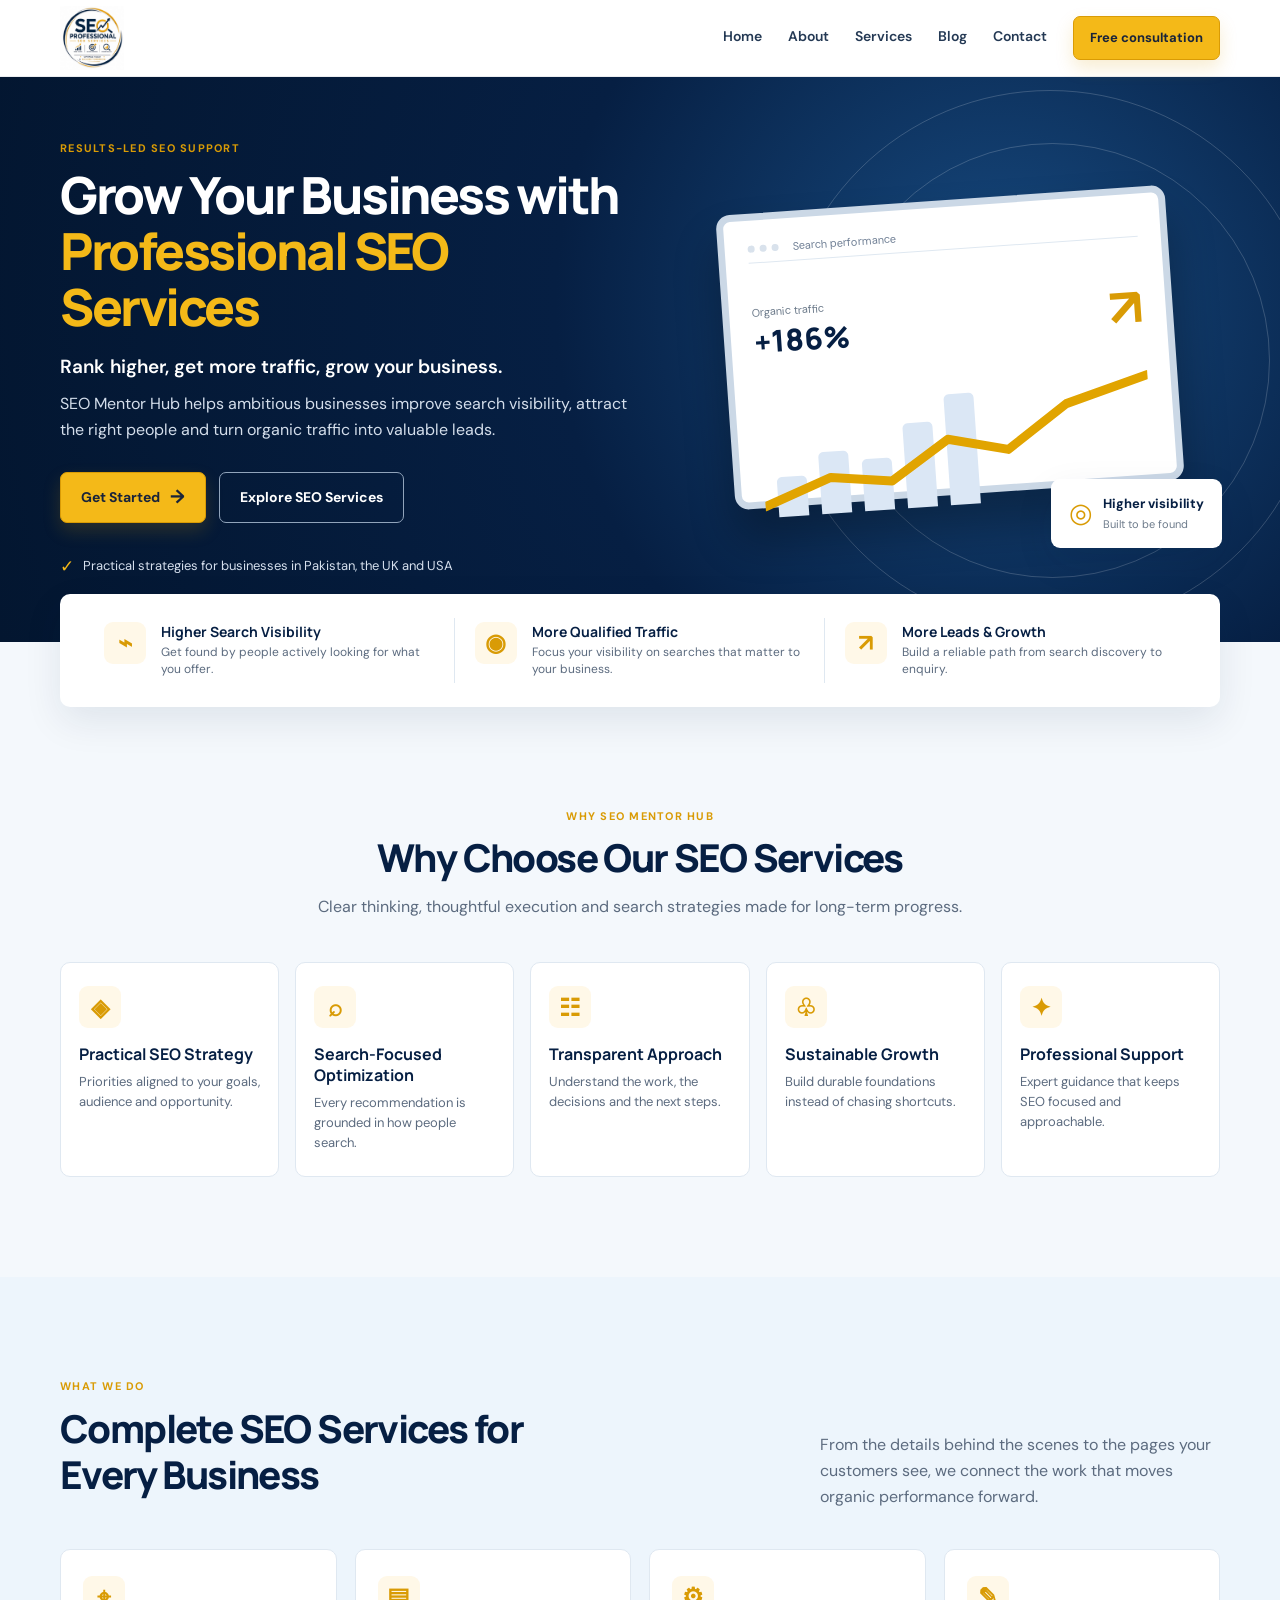
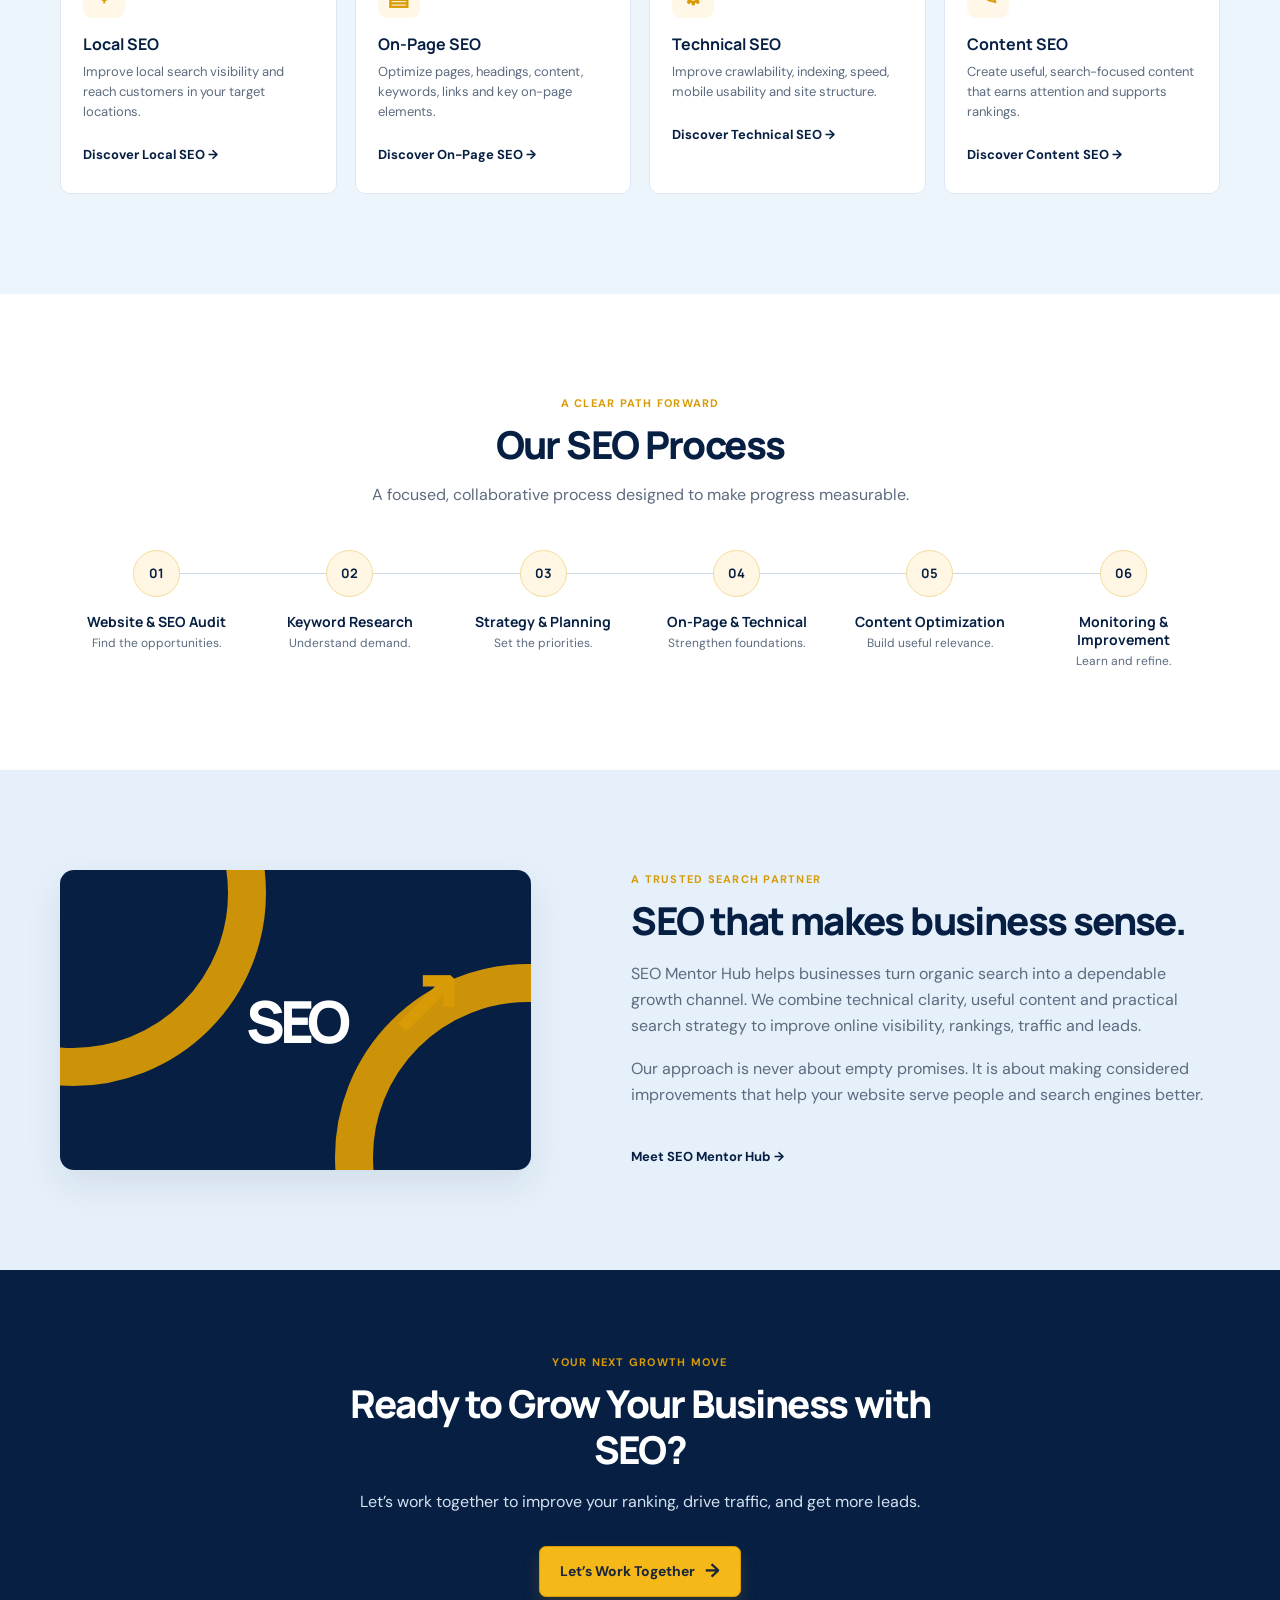
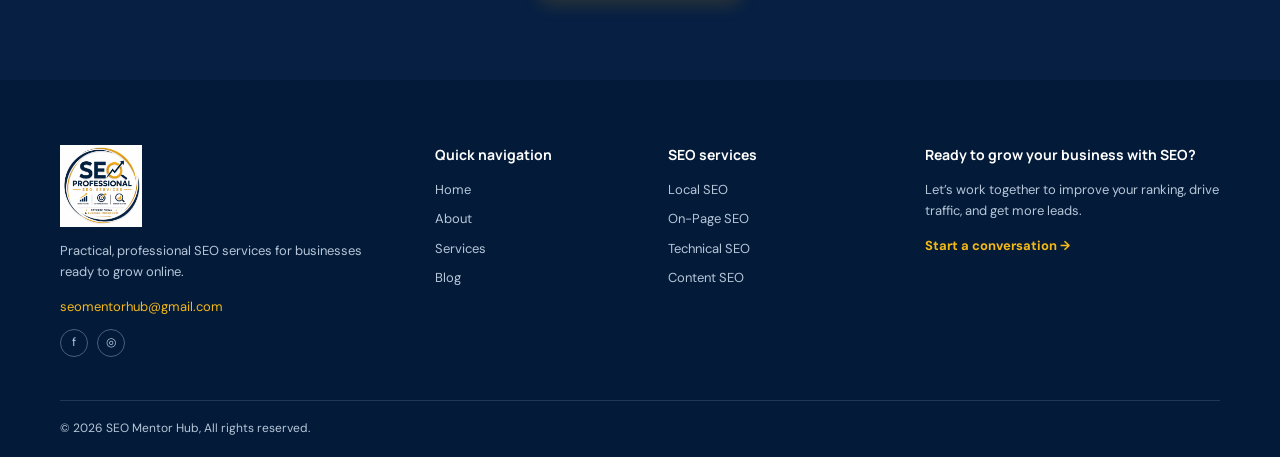
<file: index.html>
<!doctype html>
<html lang="en"><head>
<meta charset="utf-8"><meta name="viewport" content="width=device-width, initial-scale=1">
<title>Professional SEO Services | SEO Mentor Hub</title>
<meta name="description" content="SEO Mentor Hub provides professional SEO services to improve search visibility, attract relevant traffic and generate more leads.">
<meta property="og:title" content="Professional SEO Services | SEO Mentor Hub"><meta property="og:description" content="Rank higher, get more traffic, grow your business."><meta property="og:type" content="website"><meta property="og:image" content="assets/images/seo-mentor-hub-logo.jpeg"><meta name="twitter:card" content="summary"><meta name="twitter:title" content="Professional SEO Services | SEO Mentor Hub"><meta name="twitter:description" content="Rank higher, get more traffic, grow your business."><meta name="twitter:image" content="assets/images/seo-mentor-hub-logo.jpeg">
<link rel="stylesheet" href="assets/styles.css"><script defer src="assets/site.js"></script>
<script type="application/ld+json">{"@context":"https://schema.org","@type":"ProfessionalService","name":"SEO Mentor Hub","description":"Professional SEO services for sustainable organic growth.","email":"seomentorhub@gmail.com","serviceType":"SEO services"}</script>
</head><body>
<header class="site-header"><div class="container nav"><a class="brand brand-logo" href="index.html" aria-label="SEO Mentor Hub home"><img src="assets/images/seo-mentor-hub-logo.jpeg" alt="SEO Mentor Hub Logo"></a><button class="menu-toggle" aria-label="Open navigation" aria-expanded="false">☰</button><nav aria-label="Main navigation"><a class="active" href="index.html">Home</a><a href="about.html">About</a><a href="services.html">Services</a><a href="blog.html">Blog</a><a href="contact.html">Contact</a><a class="button button-small" href="contact.html">Free consultation</a></nav></div></header>
<main><section class="hero"><div class="container hero-grid"><div class="hero-copy"><p class="eyebrow">Results-led SEO support</p><h1>Grow Your Business with <span>Professional SEO Services</span></h1><p class="lead">Rank higher, get more traffic, grow your business.</p><p>SEO Mentor Hub helps ambitious businesses improve search visibility, attract the right people and turn organic traffic into valuable leads.</p><div class="actions"><a class="button" href="contact.html">Get Started <span>→</span></a><a class="button button-outline" href="services.html">Explore SEO Services</a></div><div class="hero-note"><span>✓</span> Practical strategies for businesses in Pakistan, the UK and USA</div></div><div class="hero-visual" role="img" aria-label="Illustration of organic search growth"><div class="visual-window"><div class="window-top"><i></i><i></i><i></i><span>Search performance</span></div><div class="metric"><div><small>Organic traffic</small><strong>+186%</strong></div><em>↗</em></div><div class="chart"><span></span><span></span><span></span><span></span><span></span><svg viewBox="0 0 320 100" preserveAspectRatio="none"><path d="M0 85 L55 66 L105 72 L153 43 L202 54 L252 22 L320 4" fill="none" stroke="#e1a400" stroke-width="7" stroke-linecap="round" stroke-linejoin="round"/></svg></div></div><div class="floating-card"><span>◎</span><div><b>Higher visibility</b><small>Built to be found</small></div></div><div class="orbit orbit-one"></div><div class="orbit orbit-two"></div></div></div></section>
<section class="benefits"><div class="container benefit-grid"><article><span>⌁</span><div><h2>Higher Search Visibility</h2><p>Get found by people actively looking for what you offer.</p></div></article><article><span>◉</span><div><h2>More Qualified Traffic</h2><p>Focus your visibility on searches that matter to your business.</p></div></article><article><span>↗</span><div><h2>More Leads &amp; Growth</h2><p>Build a reliable path from search discovery to enquiry.</p></div></article></div></section>
<section class="section"><div class="container"><div class="section-heading"><p class="eyebrow">Why SEO Mentor Hub</p><h2>Why Choose Our SEO Services</h2><p>Clear thinking, thoughtful execution and search strategies made for long-term progress.</p></div><div class="card-grid five"><article class="icon-card"><span>◈</span><h3>Practical SEO Strategy</h3><p>Priorities aligned to your goals, audience and opportunity.</p></article><article class="icon-card"><span>⌕</span><h3>Search-Focused Optimization</h3><p>Every recommendation is grounded in how people search.</p></article><article class="icon-card"><span>☷</span><h3>Transparent Approach</h3><p>Understand the work, the decisions and the next steps.</p></article><article class="icon-card"><span>♧</span><h3>Sustainable Growth</h3><p>Build durable foundations instead of chasing shortcuts.</p></article><article class="icon-card"><span>✦</span><h3>Professional Support</h3><p>Expert guidance that keeps SEO focused and approachable.</p></article></div></div></section>
<section class="section soft"><div class="container"><div class="split-heading"><div><p class="eyebrow">What we do</p><h2>Complete SEO Services for Every Business</h2></div><p>From the details behind the scenes to the pages your customers see, we connect the work that moves organic performance forward.</p></div><div class="service-grid"><article class="service-card"><span>⌖</span><h3>Local SEO</h3><p>Improve local search visibility and reach customers in your target locations.</p><a href="services.html#local">Discover Local SEO →</a></article><article class="service-card"><span>▤</span><h3>On-Page SEO</h3><p>Optimize pages, headings, content, keywords, links and key on-page elements.</p><a href="services.html#on-page">Discover On-Page SEO →</a></article><article class="service-card"><span>⚙</span><h3>Technical SEO</h3><p>Improve crawlability, indexing, speed, mobile usability and site structure.</p><a href="services.html#technical">Discover Technical SEO →</a></article><article class="service-card"><span>✎</span><h3>Content SEO</h3><p>Create useful, search-focused content that earns attention and supports rankings.</p><a href="services.html#content">Discover Content SEO →</a></article></div></div></section>
<section class="section process"><div class="container"><div class="section-heading"><p class="eyebrow">A clear path forward</p><h2>Our SEO Process</h2><p>A focused, collaborative process designed to make progress measurable.</p></div><ol class="process-list"><li><b>01</b><h3>Website &amp; SEO Audit</h3><p>Find the opportunities.</p></li><li><b>02</b><h3>Keyword Research</h3><p>Understand demand.</p></li><li><b>03</b><h3>Strategy &amp; Planning</h3><p>Set the priorities.</p></li><li><b>04</b><h3>On-Page &amp; Technical</h3><p>Strengthen foundations.</p></li><li><b>05</b><h3>Content Optimization</h3><p>Build useful relevance.</p></li><li><b>06</b><h3>Monitoring &amp; Improvement</h3><p>Learn and refine.</p></li></ol></div></section>
<section class="section about-band"><div class="container about-grid"><div class="abstract-mark"><span>SEO</span><i>↗</i></div><div><p class="eyebrow">A trusted search partner</p><h2>SEO that makes business sense.</h2><p>SEO Mentor Hub helps businesses turn organic search into a dependable growth channel. We combine technical clarity, useful content and practical search strategy to improve online visibility, rankings, traffic and leads.</p><p>Our approach is never about empty promises. It is about making considered improvements that help your website serve people and search engines better.</p><a class="text-link" href="about.html">Meet SEO Mentor Hub <span>→</span></a></div></div></section>
<section class="cta"><div class="container"><p class="eyebrow">Your next growth move</p><h2>Ready to Grow Your Business with SEO?</h2><p>Let’s work together to improve your ranking, drive traffic, and get more leads.</p><a class="button" href="contact.html">Let’s Work Together <span>→</span></a></div></section></main>
<footer class="site-footer"><div class="container footer-grid"><div><a class="brand brand-logo" href="index.html" aria-label="SEO Mentor Hub home"><img src="assets/images/seo-mentor-hub-logo.jpeg" alt="SEO Mentor Hub Logo"></a><p>Practical, professional SEO services for businesses ready to grow online.</p><a class="footer-contact" href="mailto:seomentorhub@gmail.com">seomentorhub@gmail.com</a><div class="socials"><a href="https://www.facebook.com/share/1DUvV7mDhS/" target="_blank" rel="noopener noreferrer" aria-label="SEO Mentor Hub on Facebook">f</a><a href="https://www.instagram.com/seom_entor?igsi=MTBjemtlbXNjMWU5NQ==" target="_blank" rel="noopener noreferrer" aria-label="SEO Mentor Hub on Instagram">◎</a></div></div><div><h3>Quick navigation</h3><a href="index.html">Home</a><a href="about.html">About</a><a href="services.html">Services</a><a href="blog.html">Blog</a></div><div><h3>SEO services</h3><a href="services.html#local">Local SEO</a><a href="services.html#on-page">On-Page SEO</a><a href="services.html#technical">Technical SEO</a><a href="services.html#content">Content SEO</a></div><div><h3>Ready to grow your business with SEO?</h3><p>Let’s work together to improve your ranking, drive traffic, and get more leads.</p><a class="footer-cta" href="contact.html">Start a conversation →</a></div></div><div class="container copyright">© 2026 SEO Mentor Hub, All rights reserved.</div></footer></body></html>
</file>
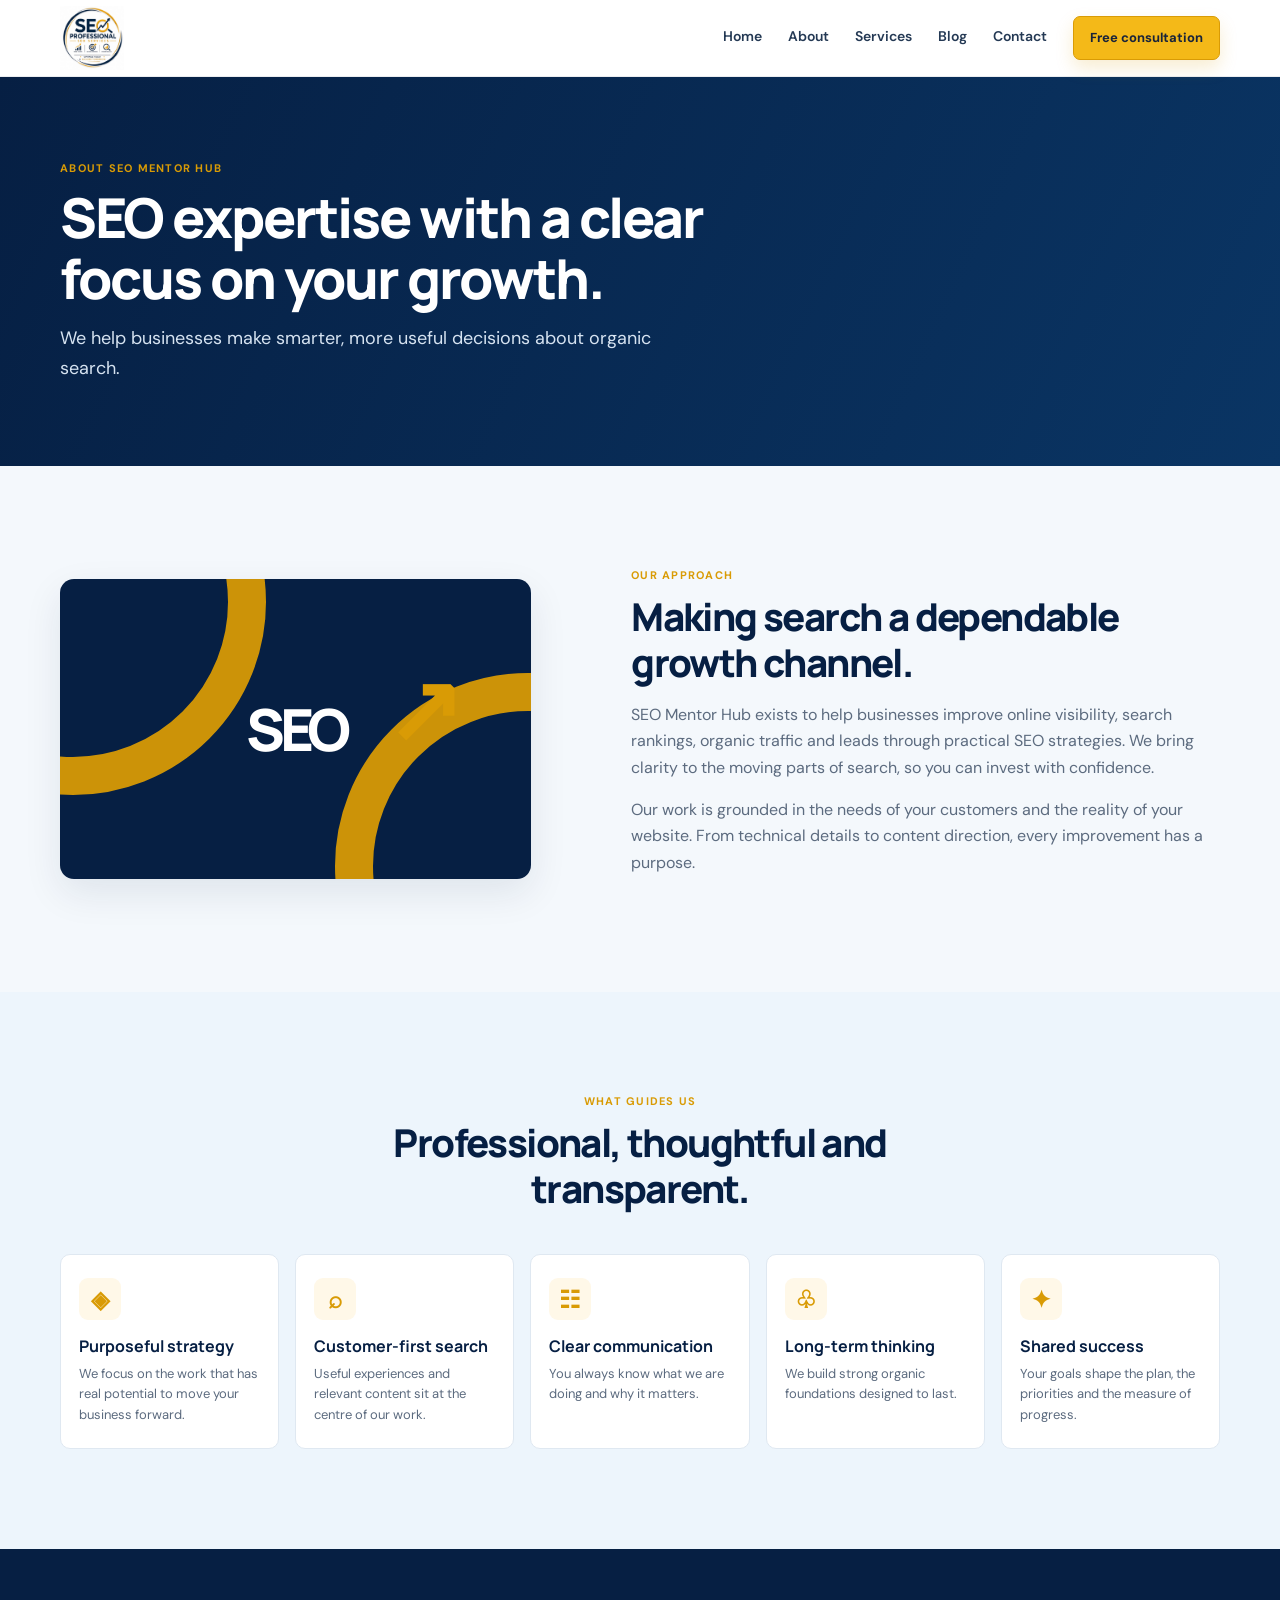
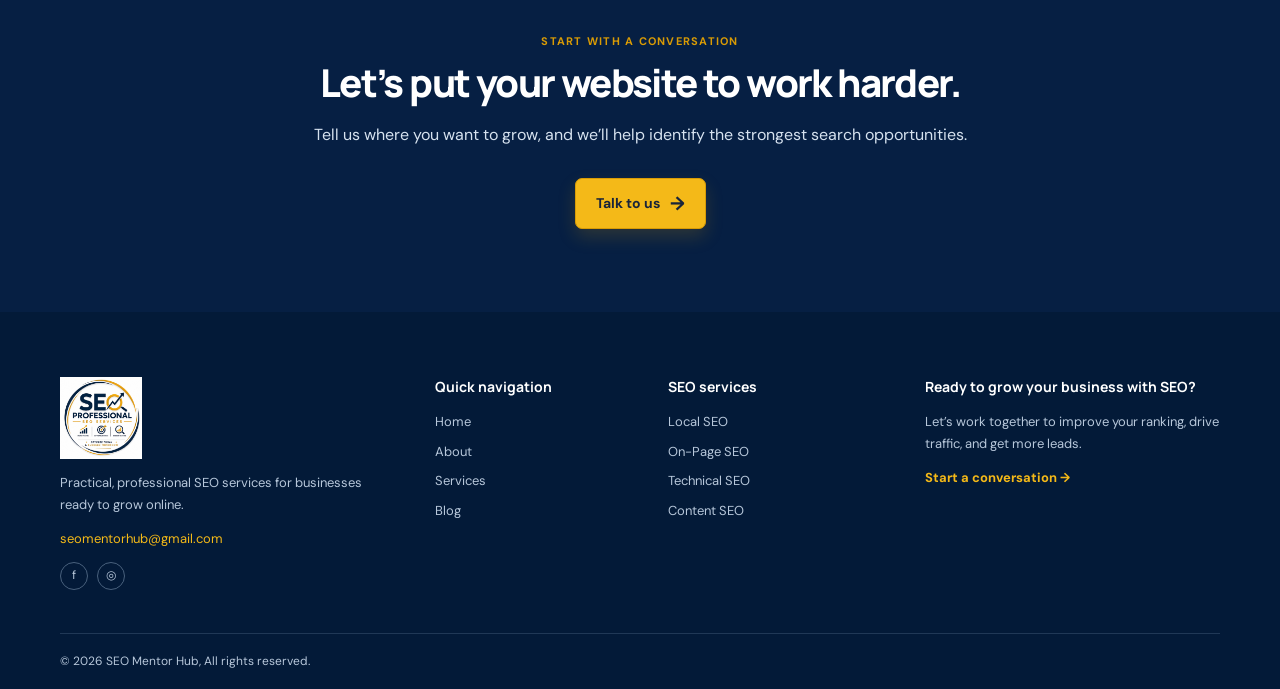
<file: about.html>
<!doctype html><html lang="en"><head><meta charset="utf-8"><meta name="viewport" content="width=device-width,initial-scale=1"><title>About SEO Mentor Hub | Practical SEO Expertise</title><meta name="description" content="Learn how SEO Mentor Hub helps businesses improve visibility, rankings and organic growth through practical SEO."><meta property="og:title" content="About SEO Mentor Hub | Practical SEO Expertise"><meta property="og:description" content="Learn how SEO Mentor Hub helps businesses improve visibility, rankings and organic growth through practical SEO."><meta property="og:type" content="website"><meta property="og:image" content="assets/images/seo-mentor-hub-logo.jpeg"><meta name="twitter:card" content="summary"><meta name="twitter:title" content="About SEO Mentor Hub | Practical SEO Expertise"><meta name="twitter:description" content="Learn how SEO Mentor Hub helps businesses improve visibility, rankings and organic growth through practical SEO."><link rel="stylesheet" href="assets/styles.css"><script defer src="assets/site.js"></script></head><body><header class="site-header"><div class="container nav"><a class="brand brand-logo" href="index.html" aria-label="SEO Mentor Hub home"><img src="assets/images/seo-mentor-hub-logo.jpeg" alt="SEO Mentor Hub Logo"></a><button class="menu-toggle" aria-label="Open navigation" aria-expanded="false">☰</button><nav aria-label="Main navigation"><a href="index.html">Home</a><a class="active" href="about.html">About</a><a href="services.html">Services</a><a href="blog.html">Blog</a><a href="contact.html">Contact</a><a class="button button-small" href="contact.html">Free consultation</a></nav></div></header><main><section class="page-hero"><div class="container"><p class="eyebrow">About SEO Mentor Hub</p><h1>SEO expertise with a clear focus on your growth.</h1><p>We help businesses make smarter, more useful decisions about organic search.</p></div></section><section class="section"><div class="container about-grid"><div class="abstract-mark"><span>SEO</span><i>↗</i></div><div><p class="eyebrow">Our approach</p><h2>Making search a dependable growth channel.</h2><p>SEO Mentor Hub exists to help businesses improve online visibility, search rankings, organic traffic and leads through practical SEO strategies. We bring clarity to the moving parts of search, so you can invest with confidence.</p><p>Our work is grounded in the needs of your customers and the reality of your website. From technical details to content direction, every improvement has a purpose.</p></div></div></section><section class="section soft"><div class="container"><div class="section-heading"><p class="eyebrow">What guides us</p><h2>Professional, thoughtful and transparent.</h2></div><div class="card-grid five"><article class="icon-card"><span>◈</span><h3>Purposeful strategy</h3><p>We focus on the work that has real potential to move your business forward.</p></article><article class="icon-card"><span>⌕</span><h3>Customer-first search</h3><p>Useful experiences and relevant content sit at the centre of our work.</p></article><article class="icon-card"><span>☷</span><h3>Clear communication</h3><p>You always know what we are doing and why it matters.</p></article><article class="icon-card"><span>♧</span><h3>Long-term thinking</h3><p>We build strong organic foundations designed to last.</p></article><article class="icon-card"><span>✦</span><h3>Shared success</h3><p>Your goals shape the plan, the priorities and the measure of progress.</p></article></div></div></section><section class="cta"><div class="container"><p class="eyebrow">Start with a conversation</p><h2>Let’s put your website to work harder.</h2><p>Tell us where you want to grow, and we’ll help identify the strongest search opportunities.</p><a class="button" href="contact.html">Talk to us <span>→</span></a></div></section></main><footer class="site-footer"><div class="container footer-grid"><div><a class="brand brand-logo" href="index.html" aria-label="SEO Mentor Hub home"><img src="assets/images/seo-mentor-hub-logo.jpeg" alt="SEO Mentor Hub Logo"></a><p>Practical, professional SEO services for businesses ready to grow online.</p><a class="footer-contact" href="mailto:seomentorhub@gmail.com">seomentorhub@gmail.com</a><div class="socials"><a href="https://www.facebook.com/share/1DUvV7mDhS/" target="_blank" rel="noopener noreferrer" aria-label="SEO Mentor Hub on Facebook">f</a><a href="https://www.instagram.com/seom_entor?igsi=MTBjemtlbXNjMWU5NQ==" target="_blank" rel="noopener noreferrer" aria-label="SEO Mentor Hub on Instagram">◎</a></div></div><div><h3>Quick navigation</h3><a href="index.html">Home</a><a href="about.html">About</a><a href="services.html">Services</a><a href="blog.html">Blog</a></div><div><h3>SEO services</h3><a href="services.html#local">Local SEO</a><a href="services.html#on-page">On-Page SEO</a><a href="services.html#technical">Technical SEO</a><a href="services.html#content">Content SEO</a></div><div><h3>Ready to grow your business with SEO?</h3><p>Let’s work together to improve your ranking, drive traffic, and get more leads.</p><a class="footer-cta" href="contact.html">Start a conversation →</a></div></div><div class="container copyright">© 2026 SEO Mentor Hub, All rights reserved.</div></footer></body></html>
</file>
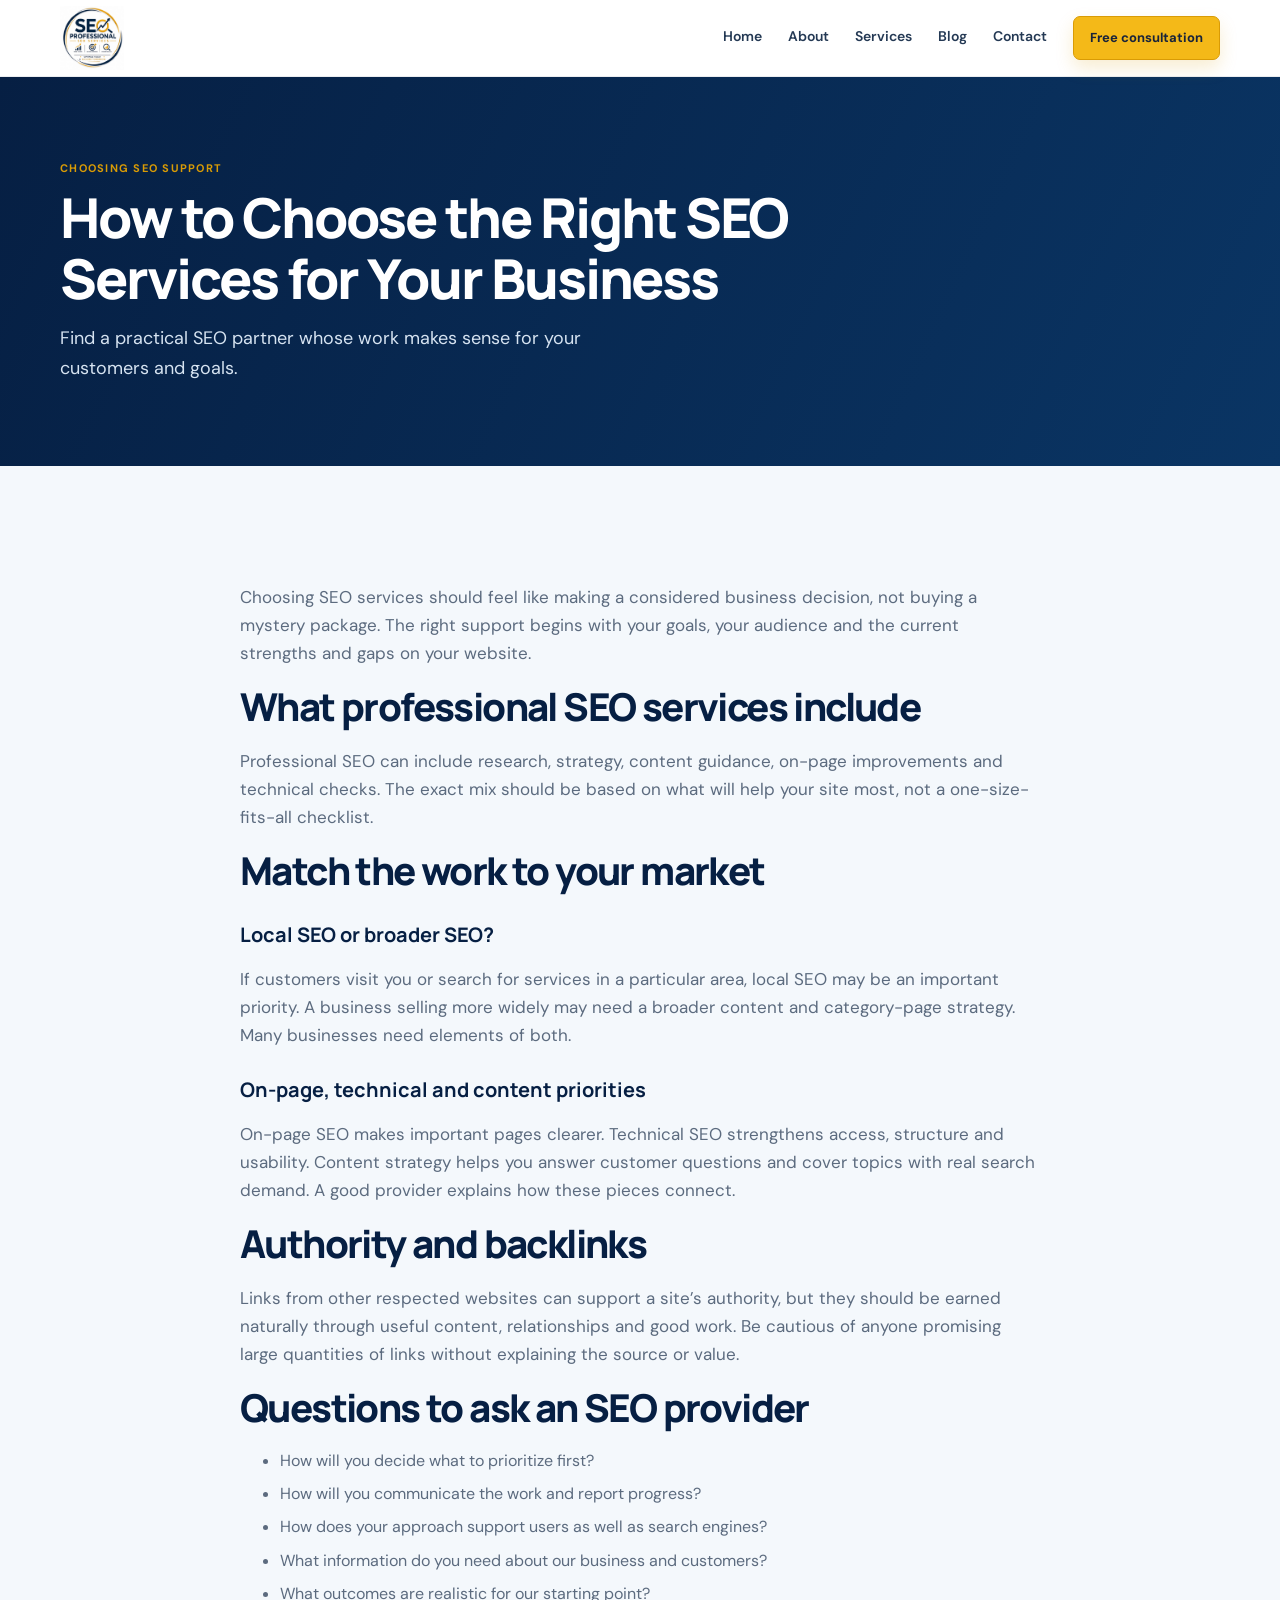
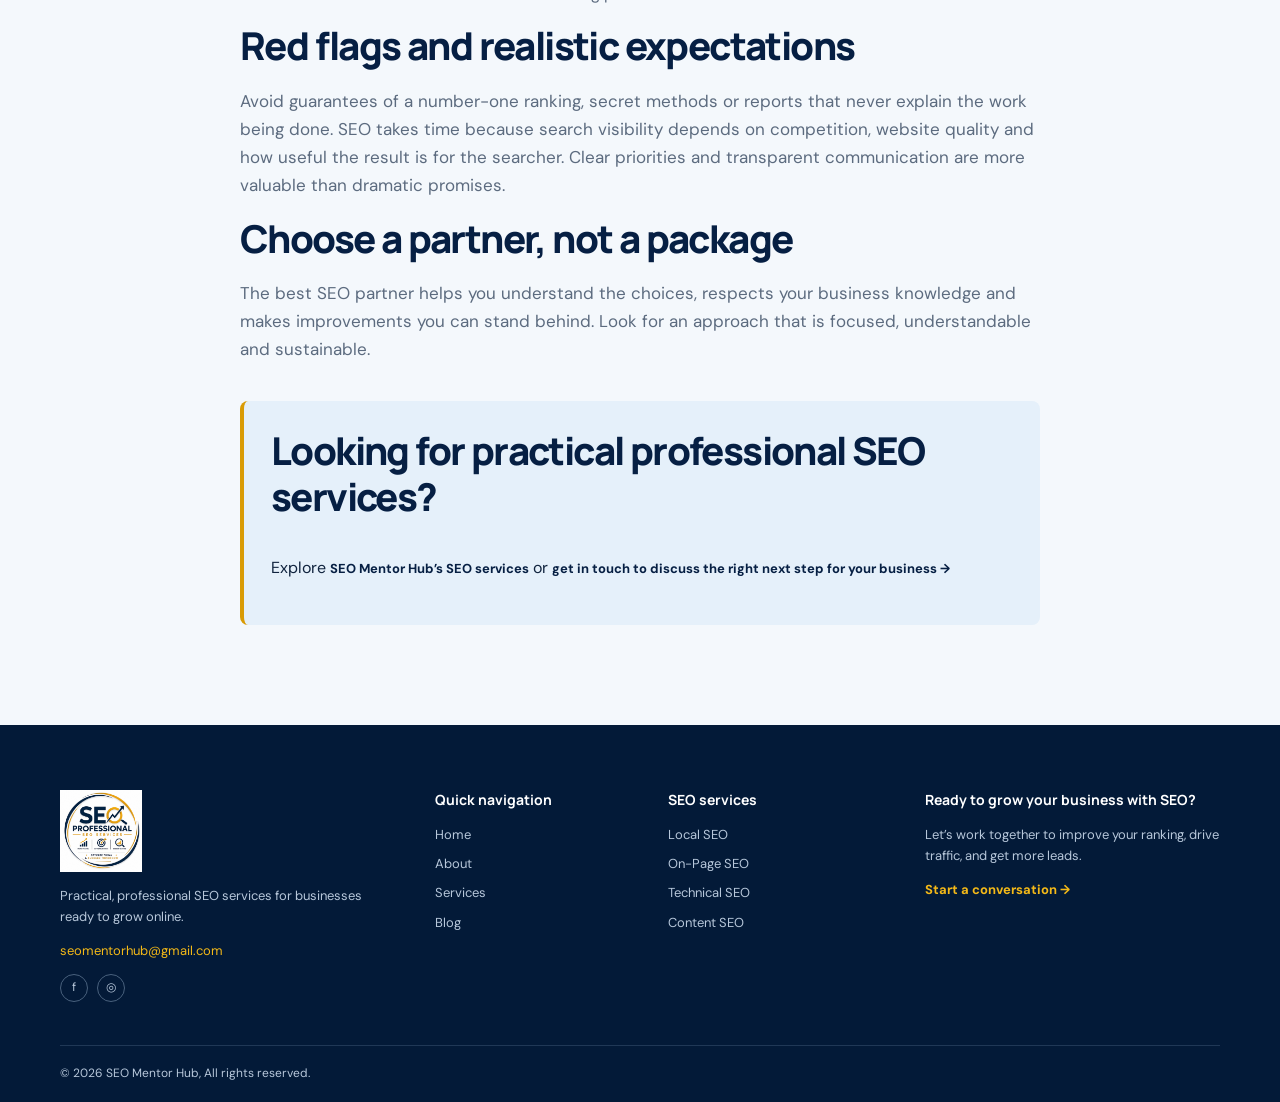
<file: blog-choosing-seo-services.html>
<!doctype html><html lang="en"><head><meta charset="utf-8"><meta name="viewport" content="width=device-width,initial-scale=1"><title>How to Choose the Right SEO Services for Your Business | SEO Mentor Hub</title><meta name="description" content="A practical guide to choosing professional SEO services that match your business goals, market and website needs."><meta property="og:title" content="How to Choose the Right SEO Services for Your Business"><meta property="og:description" content="What to look for in an SEO provider and how to choose the right support."><meta property="og:type" content="article"><meta property="og:image" content="assets/images/seo-mentor-hub-logo.jpeg"><meta name="twitter:card" content="summary"><link rel="stylesheet" href="assets/styles.css"><script defer src="assets/site.js"></script><script type="application/ld+json">{"@context":"https://schema.org","@type":"Article","headline":"How to Choose the Right SEO Services for Your Business","description":"A practical guide to choosing professional SEO services that fit your business goals.","author":{"@type":"Organization","name":"SEO Mentor Hub"},"publisher":{"@type":"Organization","name":"SEO Mentor Hub"}}</script></head><body><header class="site-header"><div class="container nav"><a class="brand brand-logo" href="index.html" aria-label="SEO Mentor Hub home"><img src="assets/images/seo-mentor-hub-logo.jpeg" alt="SEO Mentor Hub Logo"></a><button class="menu-toggle" aria-label="Open navigation" aria-expanded="false">☰</button><nav aria-label="Main navigation"><a href="index.html">Home</a><a href="about.html">About</a><a href="services.html">Services</a><a class="active" href="blog.html">Blog</a><a href="contact.html">Contact</a><a class="button button-small" href="contact.html">Free consultation</a></nav></div></header><main><section class="page-hero"><div class="container"><p class="eyebrow">Choosing SEO support</p><h1>How to Choose the Right SEO Services for Your Business</h1><p>Find a practical SEO partner whose work makes sense for your customers and goals.</p></div></section><article class="section"><div class="container article-content"><p>Choosing SEO services should feel like making a considered business decision, not buying a mystery package. The right support begins with your goals, your audience and the current strengths and gaps on your website.</p><h2>What professional SEO services include</h2><p>Professional SEO can include research, strategy, content guidance, on-page improvements and technical checks. The exact mix should be based on what will help your site most, not a one-size-fits-all checklist.</p><h2>Match the work to your market</h2><h3>Local SEO or broader SEO?</h3><p>If customers visit you or search for services in a particular area, local SEO may be an important priority. A business selling more widely may need a broader content and category-page strategy. Many businesses need elements of both.</p><h3>On-page, technical and content priorities</h3><p>On-page SEO makes important pages clearer. Technical SEO strengthens access, structure and usability. Content strategy helps you answer customer questions and cover topics with real search demand. A good provider explains how these pieces connect.</p><h2>Authority and backlinks</h2><p>Links from other respected websites can support a site’s authority, but they should be earned naturally through useful content, relationships and good work. Be cautious of anyone promising large quantities of links without explaining the source or value.</p><h2>Questions to ask an SEO provider</h2><ul><li>How will you decide what to prioritize first?</li><li>How will you communicate the work and report progress?</li><li>How does your approach support users as well as search engines?</li><li>What information do you need about our business and customers?</li><li>What outcomes are realistic for our starting point?</li></ul><h2>Red flags and realistic expectations</h2><p>Avoid guarantees of a number-one ranking, secret methods or reports that never explain the work being done. SEO takes time because search visibility depends on competition, website quality and how useful the result is for the searcher. Clear priorities and transparent communication are more valuable than dramatic promises.</p><h2>Choose a partner, not a package</h2><p>The best SEO partner helps you understand the choices, respects your business knowledge and makes improvements you can stand behind. Look for an approach that is focused, understandable and sustainable.</p><div class="article-callout"><h2>Looking for practical professional SEO services?</h2><p>Explore <a class="text-link" href="services.html">SEO Mentor Hub’s SEO services</a> or <a class="text-link" href="contact.html">get in touch to discuss the right next step for your business →</a></p></div></div></article></main><footer class="site-footer"><div class="container footer-grid"><div><a class="brand brand-logo" href="index.html" aria-label="SEO Mentor Hub home"><img src="assets/images/seo-mentor-hub-logo.jpeg" alt="SEO Mentor Hub Logo"></a><p>Practical, professional SEO services for businesses ready to grow online.</p><a class="footer-contact" href="mailto:seomentorhub@gmail.com">seomentorhub@gmail.com</a><div class="socials"><a href="https://www.facebook.com/share/1DUvV7mDhS/" target="_blank" rel="noopener noreferrer" aria-label="SEO Mentor Hub on Facebook">f</a><a href="https://www.instagram.com/seom_entor?igsi=MTBjemtlbXNjMWU5NQ==" target="_blank" rel="noopener noreferrer" aria-label="SEO Mentor Hub on Instagram">◎</a></div></div><div><h3>Quick navigation</h3><a href="index.html">Home</a><a href="about.html">About</a><a href="services.html">Services</a><a href="blog.html">Blog</a></div><div><h3>SEO services</h3><a href="services.html#local">Local SEO</a><a href="services.html#on-page">On-Page SEO</a><a href="services.html#technical">Technical SEO</a><a href="services.html#content">Content SEO</a></div><div><h3>Ready to grow your business with SEO?</h3><p>Let’s work together to improve your ranking, drive traffic, and get more leads.</p><a class="footer-cta" href="contact.html">Start a conversation →</a></div></div><div class="container copyright">© 2026 SEO Mentor Hub, All rights reserved.</div></footer></body></html>
</file>
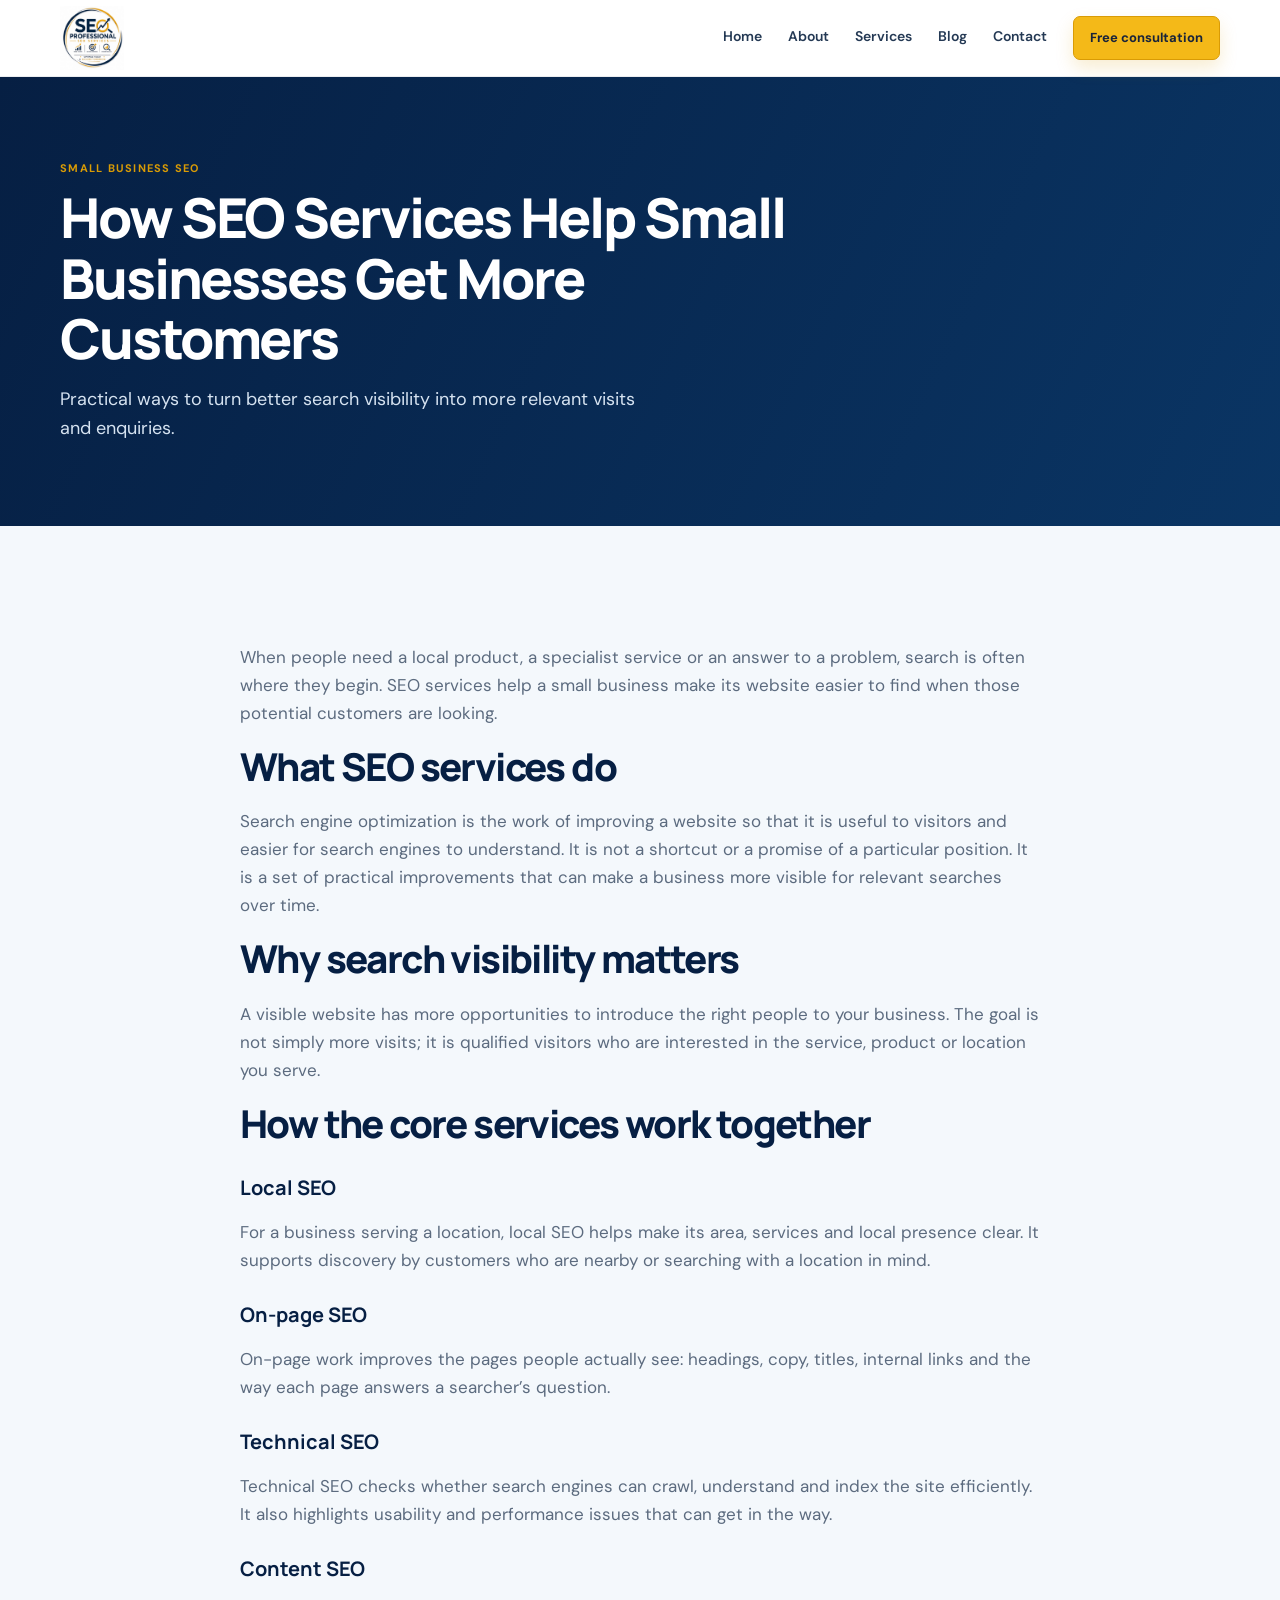
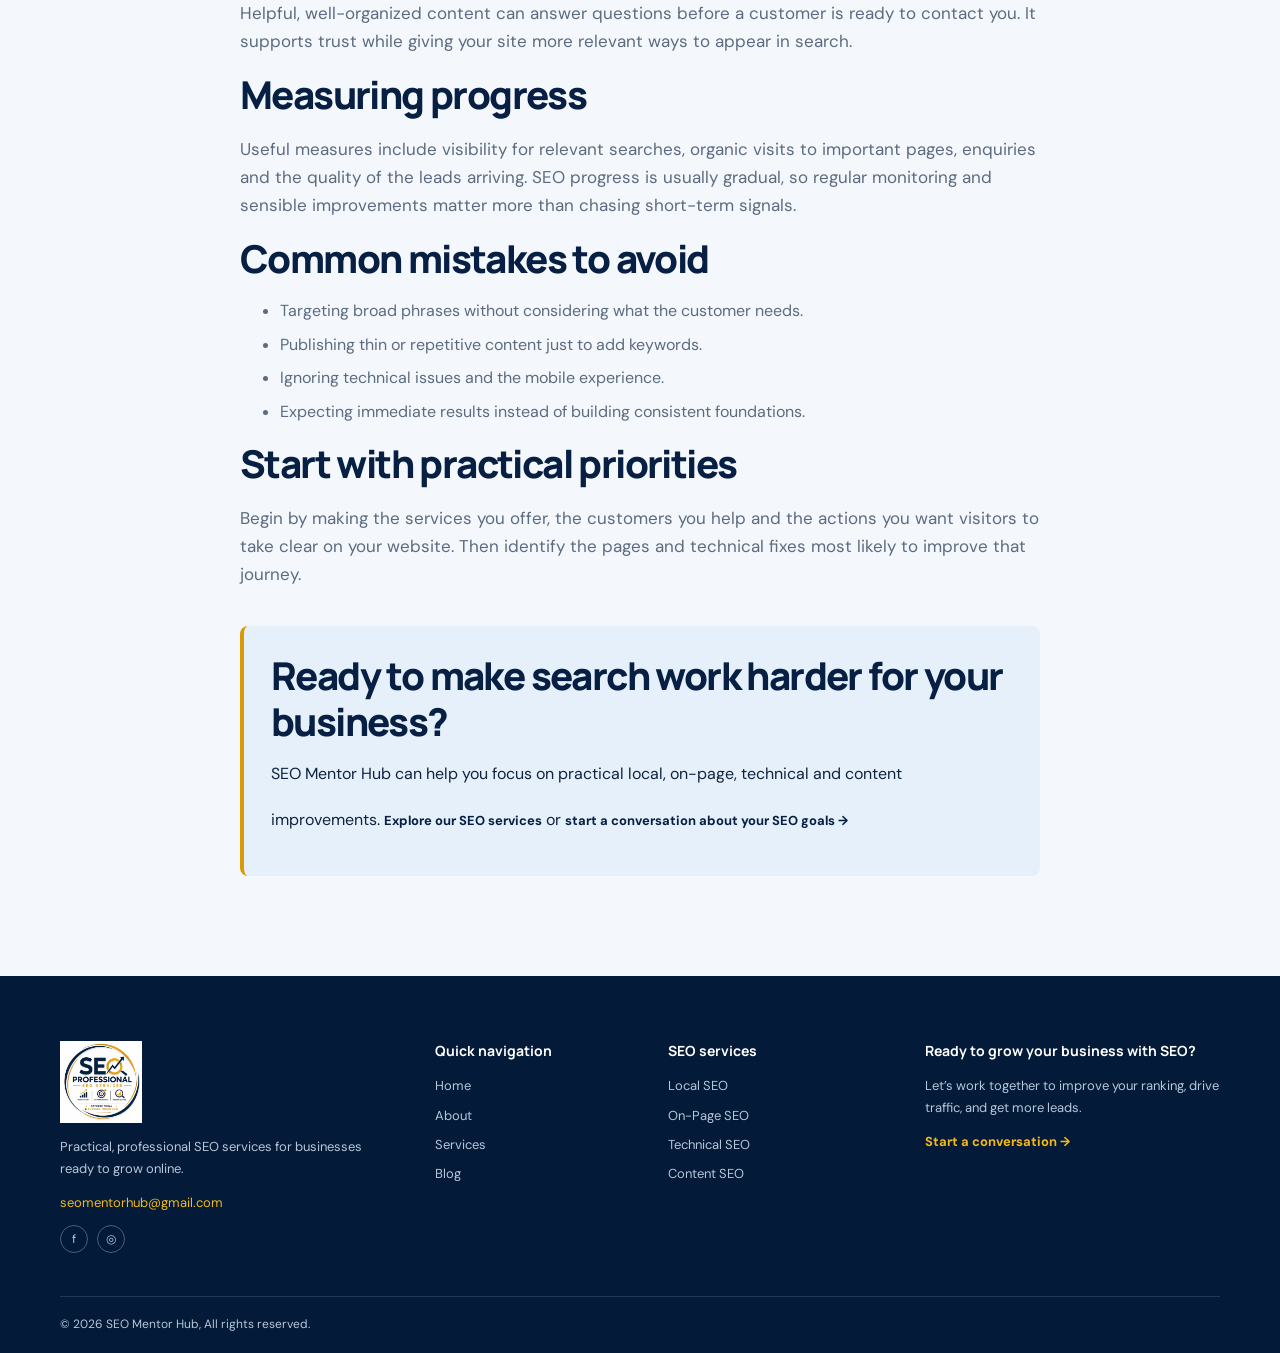
<file: blog-small-business-seo.html>
<!doctype html><html lang="en"><head><meta charset="utf-8"><meta name="viewport" content="width=device-width,initial-scale=1"><title>How SEO Services Help Small Businesses Get More Customers | SEO Mentor Hub</title><meta name="description" content="Learn how practical SEO services can help small businesses improve visibility, attract qualified visitors and generate more customer enquiries."><meta property="og:title" content="How SEO Services Help Small Businesses Get More Customers"><meta property="og:description" content="A practical guide to using SEO to reach more of the right customers."><meta property="og:type" content="article"><meta property="og:image" content="assets/images/seo-mentor-hub-logo.jpeg"><meta name="twitter:card" content="summary"><link rel="stylesheet" href="assets/styles.css"><script defer src="assets/site.js"></script><script type="application/ld+json">{"@context":"https://schema.org","@type":"Article","headline":"How SEO Services Help Small Businesses Get More Customers","description":"A practical guide to using SEO to improve small-business visibility and reach more customers.","author":{"@type":"Organization","name":"SEO Mentor Hub"},"publisher":{"@type":"Organization","name":"SEO Mentor Hub"}}</script></head><body><header class="site-header"><div class="container nav"><a class="brand brand-logo" href="index.html" aria-label="SEO Mentor Hub home"><img src="assets/images/seo-mentor-hub-logo.jpeg" alt="SEO Mentor Hub Logo"></a><button class="menu-toggle" aria-label="Open navigation" aria-expanded="false">☰</button><nav aria-label="Main navigation"><a href="index.html">Home</a><a href="about.html">About</a><a href="services.html">Services</a><a class="active" href="blog.html">Blog</a><a href="contact.html">Contact</a><a class="button button-small" href="contact.html">Free consultation</a></nav></div></header><main><section class="page-hero"><div class="container"><p class="eyebrow">Small business SEO</p><h1>How SEO Services Help Small Businesses Get More Customers</h1><p>Practical ways to turn better search visibility into more relevant visits and enquiries.</p></div></section><article class="section"><div class="container article-content"><p>When people need a local product, a specialist service or an answer to a problem, search is often where they begin. SEO services help a small business make its website easier to find when those potential customers are looking.</p><h2>What SEO services do</h2><p>Search engine optimization is the work of improving a website so that it is useful to visitors and easier for search engines to understand. It is not a shortcut or a promise of a particular position. It is a set of practical improvements that can make a business more visible for relevant searches over time.</p><h2>Why search visibility matters</h2><p>A visible website has more opportunities to introduce the right people to your business. The goal is not simply more visits; it is qualified visitors who are interested in the service, product or location you serve.</p><h2>How the core services work together</h2><h3>Local SEO</h3><p>For a business serving a location, local SEO helps make its area, services and local presence clear. It supports discovery by customers who are nearby or searching with a location in mind.</p><h3>On-page SEO</h3><p>On-page work improves the pages people actually see: headings, copy, titles, internal links and the way each page answers a searcher’s question.</p><h3>Technical SEO</h3><p>Technical SEO checks whether search engines can crawl, understand and index the site efficiently. It also highlights usability and performance issues that can get in the way.</p><h3>Content SEO</h3><p>Helpful, well-organized content can answer questions before a customer is ready to contact you. It supports trust while giving your site more relevant ways to appear in search.</p><h2>Measuring progress</h2><p>Useful measures include visibility for relevant searches, organic visits to important pages, enquiries and the quality of the leads arriving. SEO progress is usually gradual, so regular monitoring and sensible improvements matter more than chasing short-term signals.</p><h2>Common mistakes to avoid</h2><ul><li>Targeting broad phrases without considering what the customer needs.</li><li>Publishing thin or repetitive content just to add keywords.</li><li>Ignoring technical issues and the mobile experience.</li><li>Expecting immediate results instead of building consistent foundations.</li></ul><h2>Start with practical priorities</h2><p>Begin by making the services you offer, the customers you help and the actions you want visitors to take clear on your website. Then identify the pages and technical fixes most likely to improve that journey.</p><div class="article-callout"><h2>Ready to make search work harder for your business?</h2><p>SEO Mentor Hub can help you focus on practical local, on-page, technical and content improvements. <a class="text-link" href="services.html">Explore our SEO services</a> or <a class="text-link" href="contact.html">start a conversation about your SEO goals →</a></p></div></div></article></main><footer class="site-footer"><div class="container footer-grid"><div><a class="brand brand-logo" href="index.html" aria-label="SEO Mentor Hub home"><img src="assets/images/seo-mentor-hub-logo.jpeg" alt="SEO Mentor Hub Logo"></a><p>Practical, professional SEO services for businesses ready to grow online.</p><a class="footer-contact" href="mailto:seomentorhub@gmail.com">seomentorhub@gmail.com</a><div class="socials"><a href="https://www.facebook.com/share/1DUvV7mDhS/" target="_blank" rel="noopener noreferrer" aria-label="SEO Mentor Hub on Facebook">f</a><a href="https://www.instagram.com/seom_entor?igsi=MTBjemtlbXNjMWU5NQ==" target="_blank" rel="noopener noreferrer" aria-label="SEO Mentor Hub on Instagram">◎</a></div></div><div><h3>Quick navigation</h3><a href="index.html">Home</a><a href="about.html">About</a><a href="services.html">Services</a><a href="blog.html">Blog</a></div><div><h3>SEO services</h3><a href="services.html#local">Local SEO</a><a href="services.html#on-page">On-Page SEO</a><a href="services.html#technical">Technical SEO</a><a href="services.html#content">Content SEO</a></div><div><h3>Ready to grow your business with SEO?</h3><p>Let’s work together to improve your ranking, drive traffic, and get more leads.</p><a class="footer-cta" href="contact.html">Start a conversation →</a></div></div><div class="container copyright">© 2026 SEO Mentor Hub, All rights reserved.</div></footer></body></html>
</file>
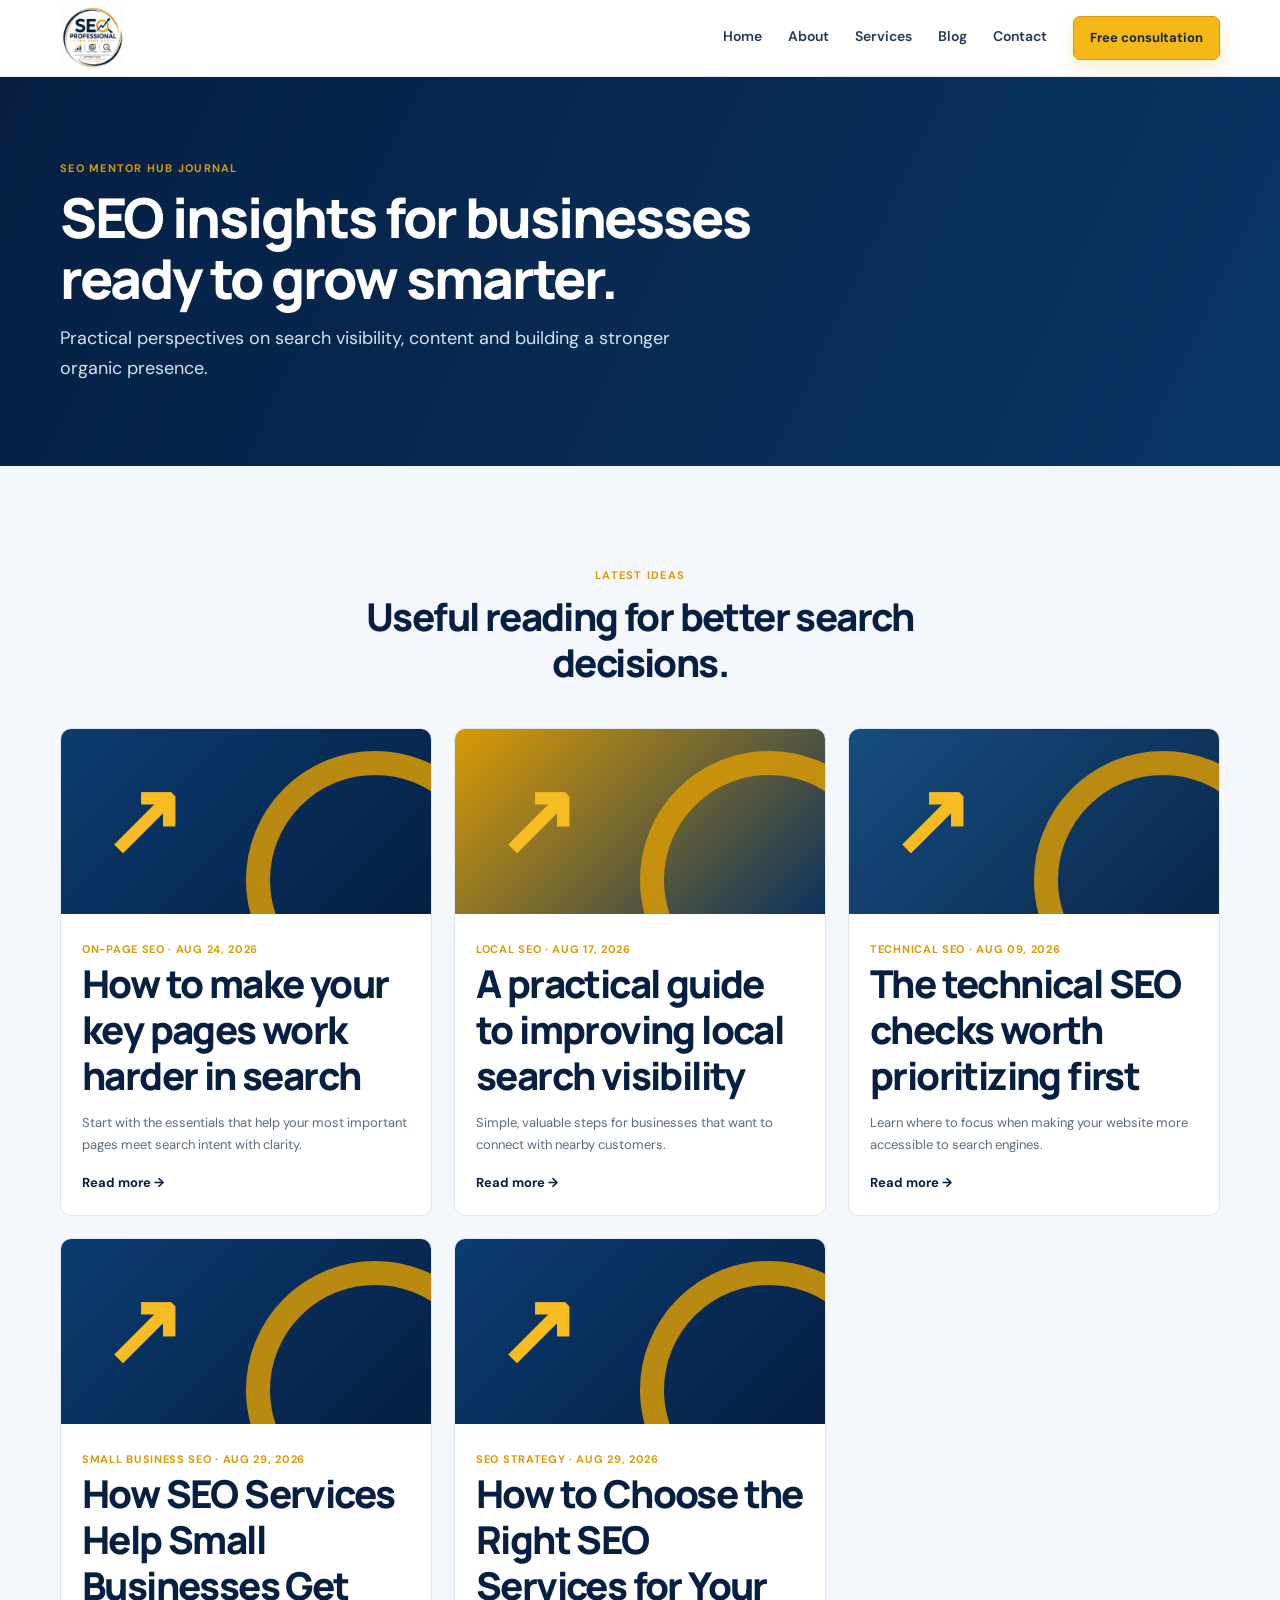
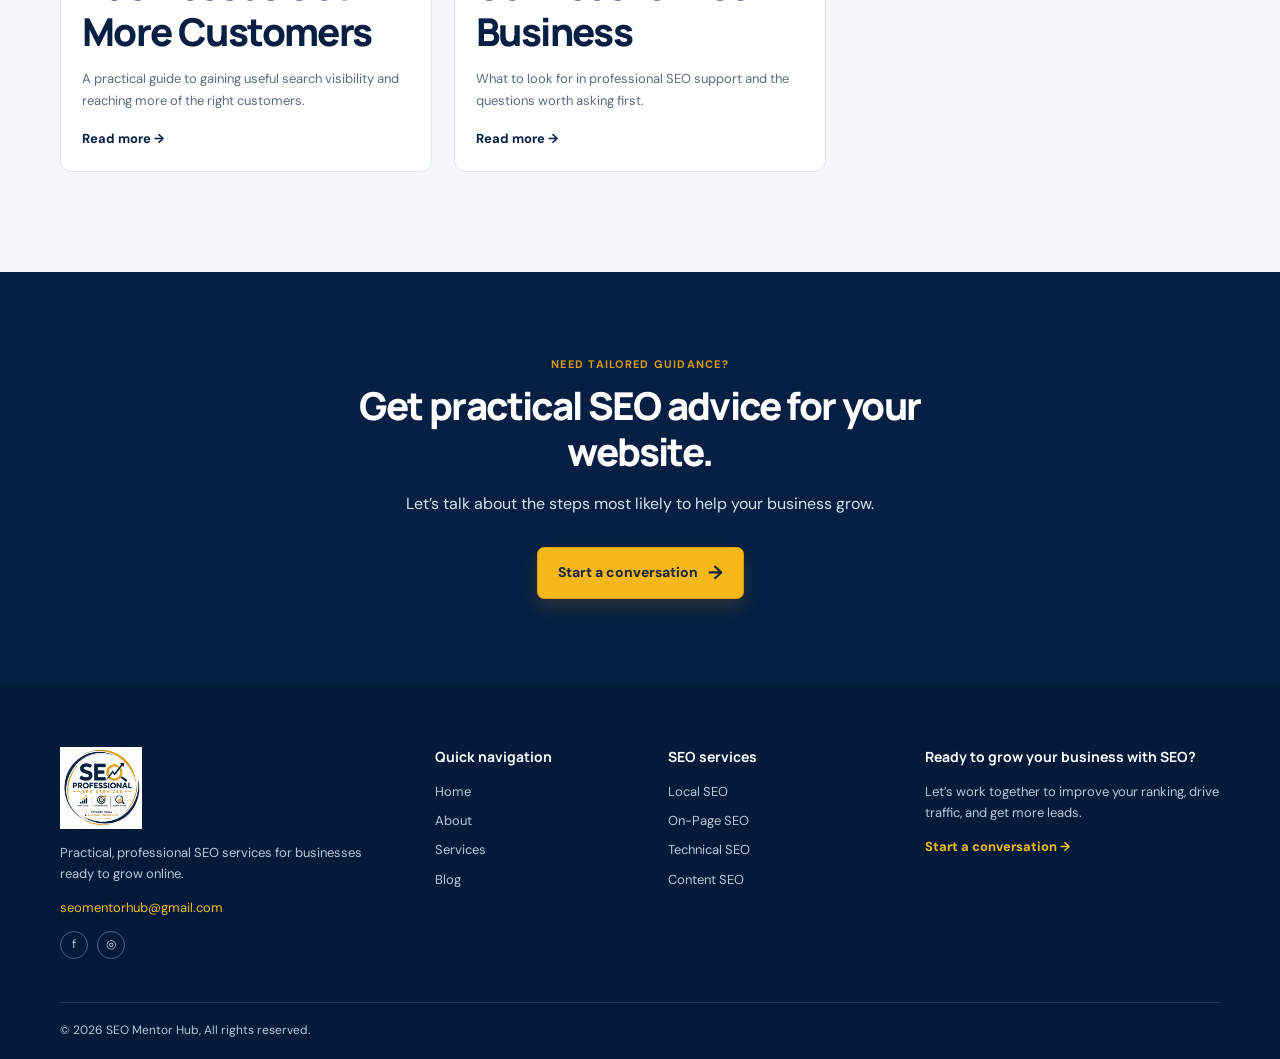
<file: blog.html>
<!doctype html><html lang="en"><head><meta charset="utf-8"><meta name="viewport" content="width=device-width,initial-scale=1"><title>SEO Insights &amp; Blog | SEO Mentor Hub</title><meta name="description" content="Practical SEO insights from SEO Mentor Hub to help businesses improve organic visibility and grow online."><meta property="og:title" content="SEO Insights &amp; Blog | SEO Mentor Hub"><meta property="og:description" content="Practical SEO insights from SEO Mentor Hub to help businesses improve organic visibility and grow online."><meta property="og:type" content="website"><meta property="og:image" content="assets/images/seo-mentor-hub-logo.jpeg"><meta name="twitter:card" content="summary"><meta name="twitter:title" content="SEO Insights &amp; Blog | SEO Mentor Hub"><meta name="twitter:description" content="Practical SEO insights from SEO Mentor Hub to help businesses improve organic visibility and grow online."><link rel="stylesheet" href="assets/styles.css"><script defer src="assets/site.js"></script></head><body><header class="site-header"><div class="container nav"><a class="brand brand-logo" href="index.html" aria-label="SEO Mentor Hub home"><img src="assets/images/seo-mentor-hub-logo.jpeg" alt="SEO Mentor Hub Logo"></a><button class="menu-toggle" aria-label="Open navigation" aria-expanded="false">☰</button><nav><a href="index.html">Home</a><a href="about.html">About</a><a href="services.html">Services</a><a class="active" href="blog.html">Blog</a><a href="contact.html">Contact</a><a class="button button-small" href="contact.html">Free consultation</a></nav></div></header><main><section class="page-hero"><div class="container"><p class="eyebrow">SEO Mentor Hub journal</p><h1>SEO insights for businesses ready to grow smarter.</h1><p>Practical perspectives on search visibility, content and building a stronger organic presence.</p></div></section><section class="section"><div class="container"><div class="section-heading"><p class="eyebrow">Latest ideas</p><h2>Useful reading for better search decisions.</h2></div><div class="blog-grid"><article class="post-card"><div class="post-visual" aria-label="Abstract on-page SEO illustration"></div><div class="post-body"><span class="post-meta">On-page SEO · Aug 24, 2026</span><h2>How to make your key pages work harder in search</h2><p>Start with the essentials that help your most important pages meet search intent with clarity.</p><a href="contact.html">Read more →</a></div></article><article class="post-card"><div class="post-visual" aria-label="Abstract local search illustration"></div><div class="post-body"><span class="post-meta">Local SEO · Aug 17, 2026</span><h2>A practical guide to improving local search visibility</h2><p>Simple, valuable steps for businesses that want to connect with nearby customers.</p><a href="contact.html">Read more →</a></div></article><article class="post-card"><div class="post-visual" aria-label="Abstract technical SEO illustration"></div><div class="post-body"><span class="post-meta">Technical SEO · Aug 09, 2026</span><h2>The technical SEO checks worth prioritizing first</h2><p>Learn where to focus when making your website more accessible to search engines.</p><a href="contact.html">Read more →</a></div></article><article class="post-card"><div class="post-visual" aria-label="Abstract small business SEO illustration"></div><div class="post-body"><span class="post-meta">Small business SEO · Aug 29, 2026</span><h2>How SEO Services Help Small Businesses Get More Customers</h2><p>A practical guide to gaining useful search visibility and reaching more of the right customers.</p><a href="blog-small-business-seo.html">Read more →</a></div></article><article class="post-card"><div class="post-visual" aria-label="Abstract SEO strategy illustration"></div><div class="post-body"><span class="post-meta">SEO strategy · Aug 29, 2026</span><h2>How to Choose the Right SEO Services for Your Business</h2><p>What to look for in professional SEO support and the questions worth asking first.</p><a href="blog-choosing-seo-services.html">Read more →</a></div></article></div></div></section><section class="cta"><div class="container"><p class="eyebrow">Need tailored guidance?</p><h2>Get practical SEO advice for your website.</h2><p>Let’s talk about the steps most likely to help your business grow.</p><a class="button" href="contact.html">Start a conversation <span>→</span></a></div></section></main><footer class="site-footer"><div class="container footer-grid"><div><a class="brand brand-logo" href="index.html" aria-label="SEO Mentor Hub home"><img src="assets/images/seo-mentor-hub-logo.jpeg" alt="SEO Mentor Hub Logo"></a><p>Practical, professional SEO services for businesses ready to grow online.</p><a class="footer-contact" href="mailto:seomentorhub@gmail.com">seomentorhub@gmail.com</a><div class="socials"><a href="https://www.facebook.com/share/1DUvV7mDhS/" target="_blank" rel="noopener noreferrer" aria-label="SEO Mentor Hub on Facebook">f</a><a href="https://www.instagram.com/seom_entor?igsi=MTBjemtlbXNjMWU5NQ==" target="_blank" rel="noopener noreferrer" aria-label="SEO Mentor Hub on Instagram">◎</a></div></div><div><h3>Quick navigation</h3><a href="index.html">Home</a><a href="about.html">About</a><a href="services.html">Services</a><a href="blog.html">Blog</a></div><div><h3>SEO services</h3><a href="services.html#local">Local SEO</a><a href="services.html#on-page">On-Page SEO</a><a href="services.html#technical">Technical SEO</a><a href="services.html#content">Content SEO</a></div><div><h3>Ready to grow your business with SEO?</h3><p>Let’s work together to improve your ranking, drive traffic, and get more leads.</p><a class="footer-cta" href="contact.html">Start a conversation →</a></div></div><div class="container copyright">© 2026 SEO Mentor Hub, All rights reserved.</div></footer></body></html>
</file>
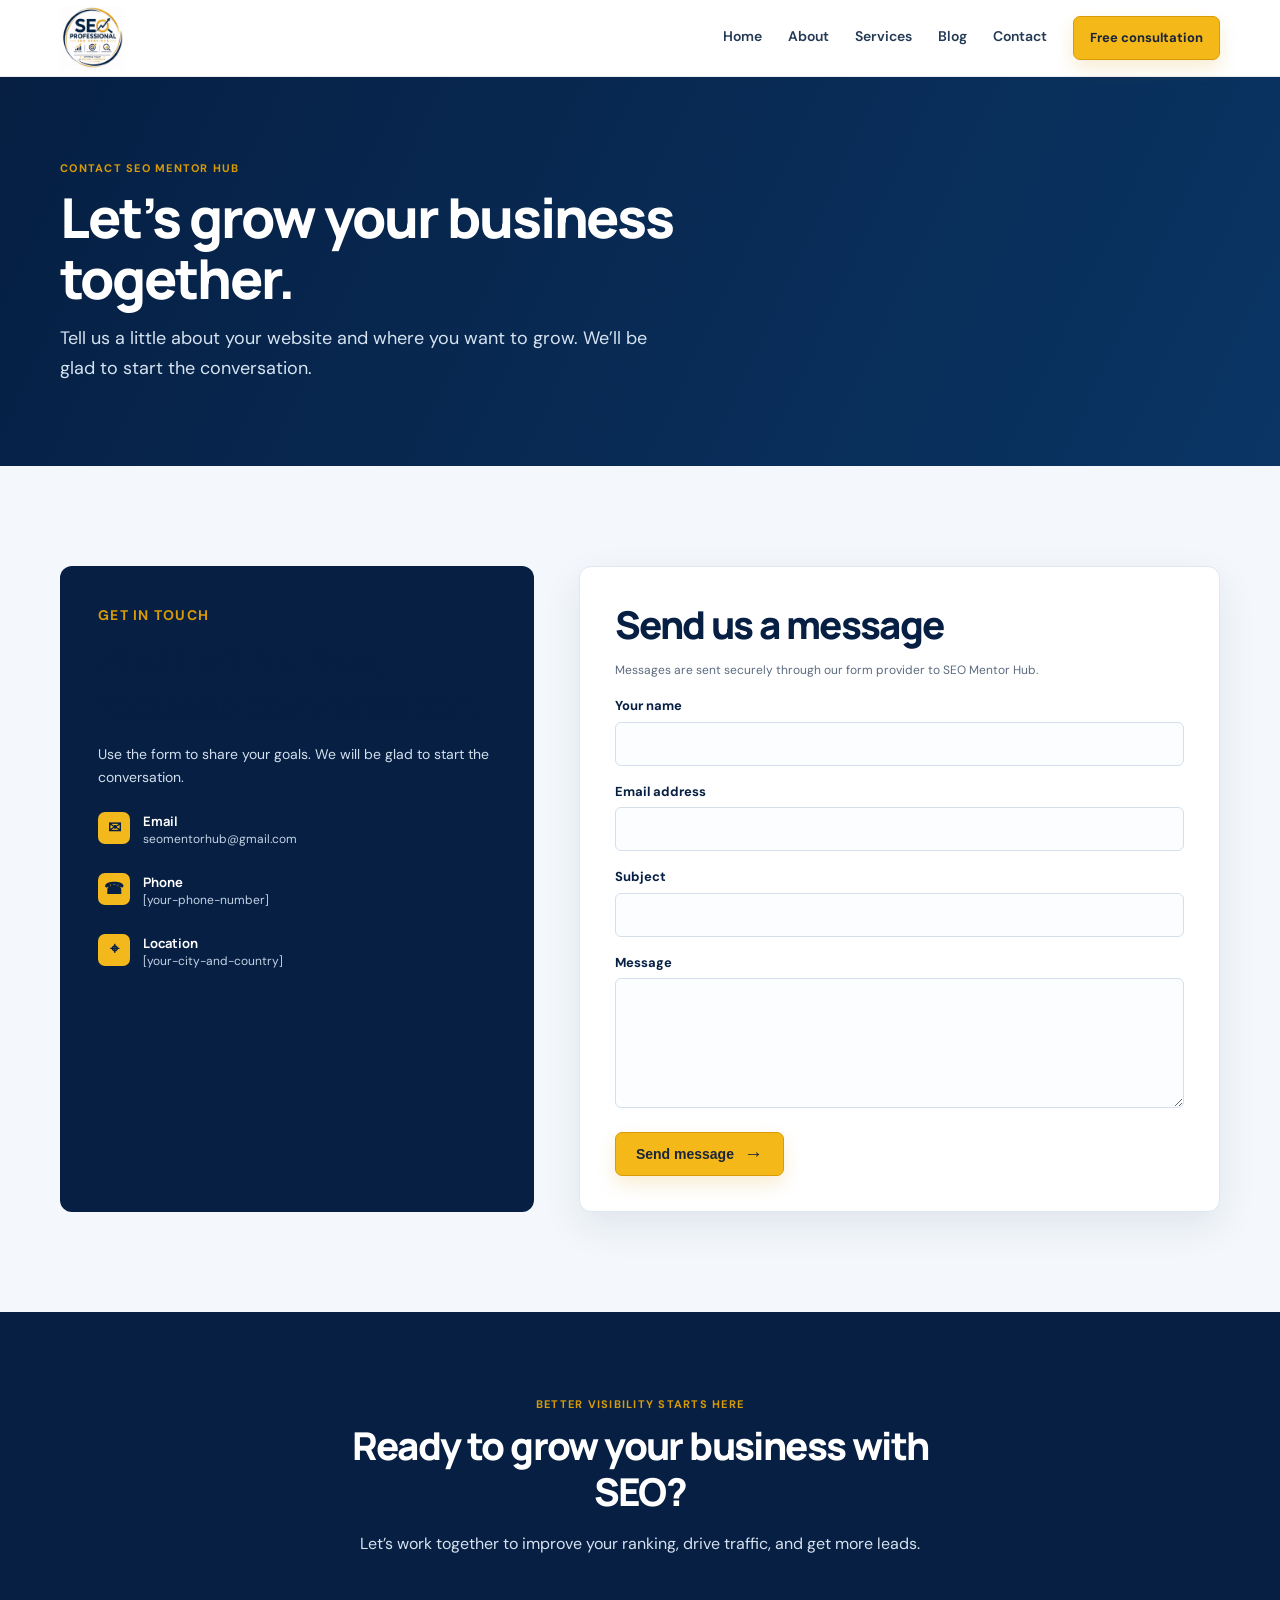
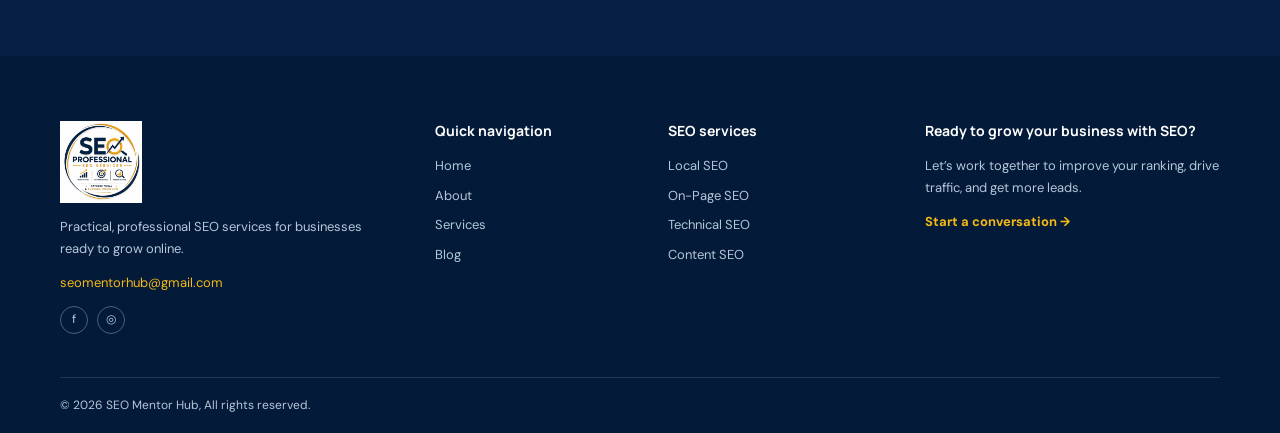
<file: contact.html>
<!doctype html><html lang="en"><head><meta charset="utf-8"><meta name="viewport" content="width=device-width,initial-scale=1"><title>Contact SEO Mentor Hub | Free SEO Consultation</title><meta name="description" content="Contact SEO Mentor Hub to discuss practical SEO services for your business."><meta property="og:title" content="Contact SEO Mentor Hub | Free SEO Consultation"><meta property="og:description" content="Contact SEO Mentor Hub to discuss practical SEO services for your business."><meta property="og:type" content="website"><meta property="og:image" content="assets/images/seo-mentor-hub-logo.jpeg"><meta name="twitter:card" content="summary"><meta name="twitter:title" content="Contact SEO Mentor Hub | Free SEO Consultation"><meta name="twitter:description" content="Contact SEO Mentor Hub to discuss practical SEO services for your business."><link rel="stylesheet" href="assets/styles.css"><script defer src="assets/site.js"></script></head><body><header class="site-header"><div class="container nav"><a class="brand brand-logo" href="index.html" aria-label="SEO Mentor Hub home"><img src="assets/images/seo-mentor-hub-logo.jpeg" alt="SEO Mentor Hub Logo"></a><button class="menu-toggle" aria-label="Open navigation" aria-expanded="false">☰</button><nav><a href="index.html">Home</a><a href="about.html">About</a><a href="services.html">Services</a><a href="blog.html">Blog</a><a class="active" href="contact.html">Contact</a><a class="button button-small" href="#message">Free consultation</a></nav></div></header><main><section class="page-hero"><div class="container"><p class="eyebrow">Contact SEO Mentor Hub</p><h1>Let’s grow your business together.</h1><p>Tell us a little about your website and where you want to grow. We’ll be glad to start the conversation.</p></div></section><section class="section"><div class="container contact-layout"><aside class="contact-info"><p class="eyebrow">Get in touch</p><h2>Start with a free, focused conversation.</h2><p>Use the form to share your goals. We will be glad to start the conversation.</p><div class="contact-item"><span>✉</span><div><b>Email</b><small><a href="mailto:seomentorhub@gmail.com">seomentorhub@gmail.com</a></small></div></div><div class="contact-item"><span>☎</span><div><b>Phone</b><small>[your-phone-number]</small></div></div><div class="contact-item"><span>⌖</span><div><b>Location</b><small>[your-city-and-country]</small></div></div></aside><form class="contact-form" id="message" action="https://formsubmit.co/seomentorhub@gmail.com" method="post"><input type="hidden" name="_subject" value="New SEO Mentor Hub website enquiry"><input type="hidden" name="_template" value="table"><h2>Send us a message</h2><p class="form-note">Messages are sent securely through our form provider to SEO Mentor Hub.</p><div class="field"><label for="name">Your name</label><input id="name" name="name" autocomplete="name" required></div><div class="field"><label for="email">Email address</label><input id="email" type="email" name="email" autocomplete="email" required></div><div class="field"><label for="subject">Subject</label><input id="subject" name="subject" required></div><div class="field"><label for="message-text">Message</label><textarea id="message-text" name="message" required></textarea></div><button class="button" type="submit">Send message <span>→</span></button></form></div></section><section class="cta"><div class="container"><p class="eyebrow">Better visibility starts here</p><h2>Ready to grow your business with SEO?</h2><p>Let’s work together to improve your ranking, drive traffic, and get more leads.</p></div></section></main><footer class="site-footer"><div class="container footer-grid"><div><a class="brand brand-logo" href="index.html" aria-label="SEO Mentor Hub home"><img src="assets/images/seo-mentor-hub-logo.jpeg" alt="SEO Mentor Hub Logo"></a><p>Practical, professional SEO services for businesses ready to grow online.</p><a class="footer-contact" href="mailto:seomentorhub@gmail.com">seomentorhub@gmail.com</a><div class="socials"><a href="https://www.facebook.com/share/1DUvV7mDhS/" target="_blank" rel="noopener noreferrer" aria-label="SEO Mentor Hub on Facebook">f</a><a href="https://www.instagram.com/seom_entor?igsi=MTBjemtlbXNjMWU5NQ==" target="_blank" rel="noopener noreferrer" aria-label="SEO Mentor Hub on Instagram">◎</a></div></div><div><h3>Quick navigation</h3><a href="index.html">Home</a><a href="about.html">About</a><a href="services.html">Services</a><a href="blog.html">Blog</a></div><div><h3>SEO services</h3><a href="services.html#local">Local SEO</a><a href="services.html#on-page">On-Page SEO</a><a href="services.html#technical">Technical SEO</a><a href="services.html#content">Content SEO</a></div><div><h3>Ready to grow your business with SEO?</h3><p>Let’s work together to improve your ranking, drive traffic, and get more leads.</p><a class="footer-cta" href="#message">Start a conversation →</a></div></div><div class="container copyright">© 2026 SEO Mentor Hub, All rights reserved.</div></footer></body></html>
</file>
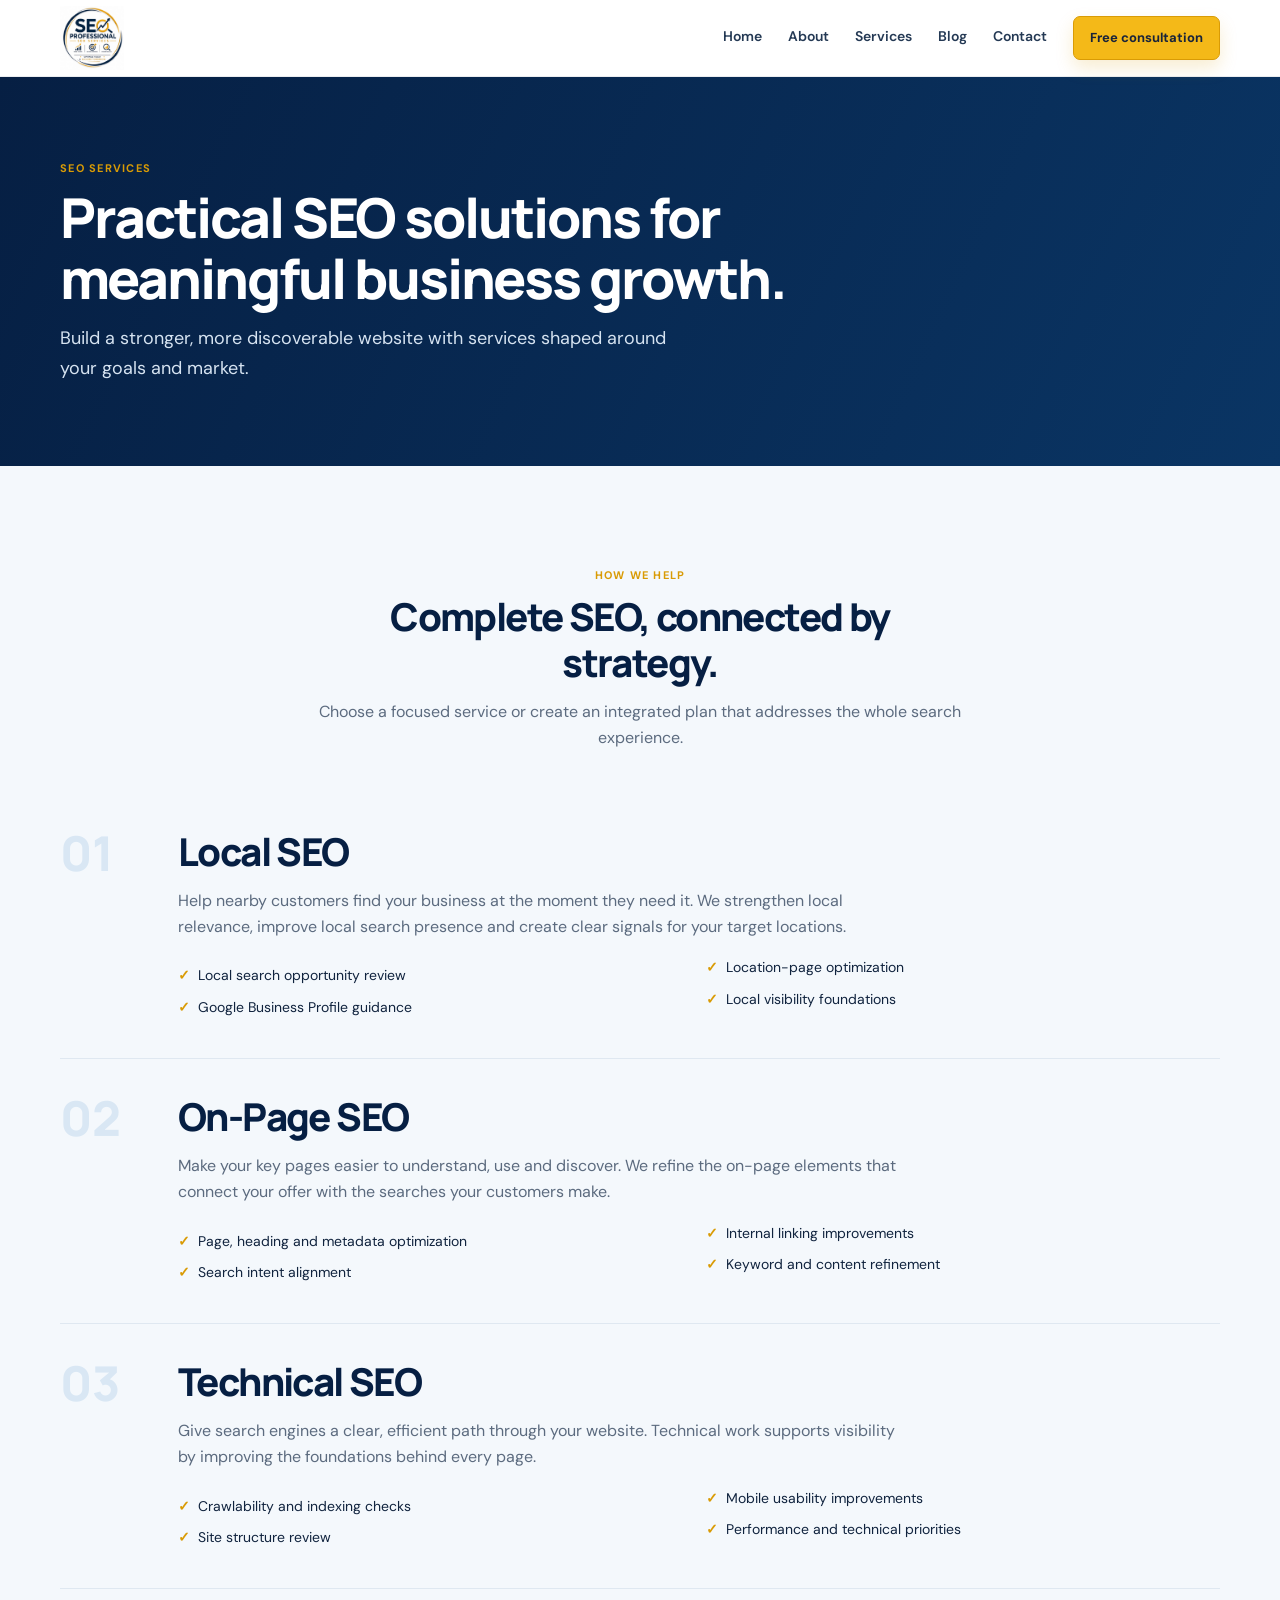
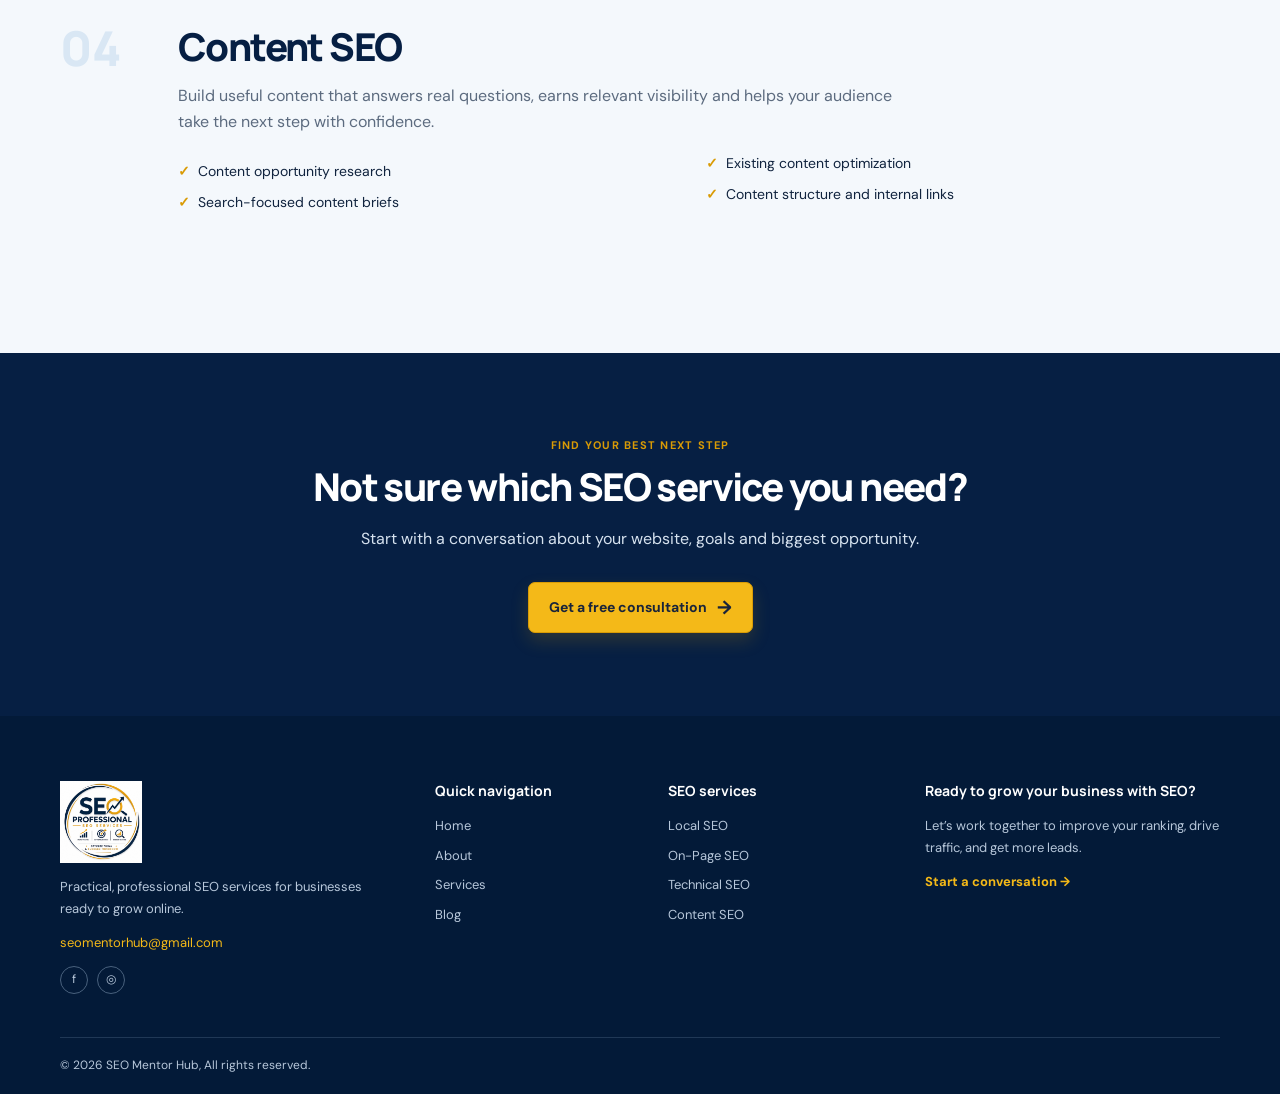
<file: services.html>
<!doctype html><html lang="en"><head><meta charset="utf-8"><meta name="viewport" content="width=device-width,initial-scale=1"><title>SEO Services | SEO Mentor Hub</title><meta name="description" content="Explore Local SEO, on-page SEO, technical SEO and content SEO services from SEO Mentor Hub."><meta property="og:title" content="SEO Services | SEO Mentor Hub"><meta property="og:description" content="Explore Local SEO, on-page SEO, technical SEO and content SEO services from SEO Mentor Hub."><meta property="og:type" content="website"><meta property="og:image" content="assets/images/seo-mentor-hub-logo.jpeg"><meta name="twitter:card" content="summary"><meta name="twitter:title" content="SEO Services | SEO Mentor Hub"><meta name="twitter:description" content="Explore Local SEO, on-page SEO, technical SEO and content SEO services from SEO Mentor Hub."><link rel="stylesheet" href="assets/styles.css"><script defer src="assets/site.js"></script></head><body><header class="site-header"><div class="container nav"><a class="brand brand-logo" href="index.html" aria-label="SEO Mentor Hub home"><img src="assets/images/seo-mentor-hub-logo.jpeg" alt="SEO Mentor Hub Logo"></a><button class="menu-toggle" aria-label="Open navigation" aria-expanded="false">☰</button><nav><a href="index.html">Home</a><a href="about.html">About</a><a class="active" href="services.html">Services</a><a href="blog.html">Blog</a><a href="contact.html">Contact</a><a class="button button-small" href="contact.html">Free consultation</a></nav></div></header><main><section class="page-hero"><div class="container"><p class="eyebrow">SEO services</p><h1>Practical SEO solutions for meaningful business growth.</h1><p>Build a stronger, more discoverable website with services shaped around your goals and market.</p></div></section><section class="section"><div class="container"><div class="section-heading"><p class="eyebrow">How we help</p><h2>Complete SEO, connected by strategy.</h2><p>Choose a focused service or create an integrated plan that addresses the whole search experience.</p></div><article class="service-detail" id="local"><b class="detail-number">01</b><div><h2>Local SEO</h2><p>Help nearby customers find your business at the moment they need it. We strengthen local relevance, improve local search presence and create clear signals for your target locations.</p><ul class="check-list"><li>Local search opportunity review</li><li>Google Business Profile guidance</li><li>Location-page optimization</li><li>Local visibility foundations</li></ul></div></article><article class="service-detail" id="on-page"><b class="detail-number">02</b><div><h2>On-Page SEO</h2><p>Make your key pages easier to understand, use and discover. We refine the on-page elements that connect your offer with the searches your customers make.</p><ul class="check-list"><li>Page, heading and metadata optimization</li><li>Search intent alignment</li><li>Internal linking improvements</li><li>Keyword and content refinement</li></ul></div></article><article class="service-detail" id="technical"><b class="detail-number">03</b><div><h2>Technical SEO</h2><p>Give search engines a clear, efficient path through your website. Technical work supports visibility by improving the foundations behind every page.</p><ul class="check-list"><li>Crawlability and indexing checks</li><li>Site structure review</li><li>Mobile usability improvements</li><li>Performance and technical priorities</li></ul></div></article><article class="service-detail" id="content"><b class="detail-number">04</b><div><h2>Content SEO</h2><p>Build useful content that answers real questions, earns relevant visibility and helps your audience take the next step with confidence.</p><ul class="check-list"><li>Content opportunity research</li><li>Search-focused content briefs</li><li>Existing content optimization</li><li>Content structure and internal links</li></ul></div></article></div></section><section class="cta"><div class="container"><p class="eyebrow">Find your best next step</p><h2>Not sure which SEO service you need?</h2><p>Start with a conversation about your website, goals and biggest opportunity.</p><a class="button" href="contact.html">Get a free consultation <span>→</span></a></div></section></main><footer class="site-footer"><div class="container footer-grid"><div><a class="brand brand-logo" href="index.html" aria-label="SEO Mentor Hub home"><img src="assets/images/seo-mentor-hub-logo.jpeg" alt="SEO Mentor Hub Logo"></a><p>Practical, professional SEO services for businesses ready to grow online.</p><a class="footer-contact" href="mailto:seomentorhub@gmail.com">seomentorhub@gmail.com</a><div class="socials"><a href="https://www.facebook.com/share/1DUvV7mDhS/" target="_blank" rel="noopener noreferrer" aria-label="SEO Mentor Hub on Facebook">f</a><a href="https://www.instagram.com/seom_entor?igsi=MTBjemtlbXNjMWU5NQ==" target="_blank" rel="noopener noreferrer" aria-label="SEO Mentor Hub on Instagram">◎</a></div></div><div><h3>Quick navigation</h3><a href="index.html">Home</a><a href="about.html">About</a><a href="services.html">Services</a><a href="blog.html">Blog</a></div><div><h3>SEO services</h3><a href="#local">Local SEO</a><a href="#on-page">On-Page SEO</a><a href="#technical">Technical SEO</a><a href="#content">Content SEO</a></div><div><h3>Ready to grow your business with SEO?</h3><p>Let’s work together to improve your ranking, drive traffic, and get more leads.</p><a class="footer-cta" href="contact.html">Start a conversation →</a></div></div><div class="container copyright">© 2026 SEO Mentor Hub, All rights reserved.</div></footer></body></html>
</file>
<file: assets/styles.css>
@import url('https://fonts.googleapis.com/css2?family=DM+Sans:wght@400;500;600;700&family=Manrope:wght@600;700;800&display=swap');
@import url('pages.css');
@import url('logo.css');
@import url('content.css');
:root{--navy:#061f43;--navy-2:#0a315e;--gold:#d99b05;--gold-light:#f4b918;--ink:#10233e;--muted:#5c6b7f;--pale:#f4f8fc;--white:#fff;--line:#dfe8f1;--shadow:0 14px 38px rgba(5,31,67,.09)}*{box-sizing:border-box}html{scroll-behavior:smooth}body{margin:0;background:var(--pale);color:var(--ink);font:16px/1.65 'DM Sans',Arial,sans-serif}a{text-decoration:none;color:inherit}.container{width:min(1160px,calc(100% - 40px));margin:auto}.site-header{background:var(--white);position:sticky;top:0;z-index:10;border-bottom:1px solid rgba(6,31,67,.08)}.nav{height:76px;display:flex;align-items:center;justify-content:space-between;gap:24px}.brand{display:flex;align-items:center;gap:9px;color:var(--navy);font:700 19px Manrope,sans-serif;letter-spacing:-.6px}.brand b{color:var(--gold)}.brand-mark{display:grid;place-items:center;width:31px;height:31px;border-radius:9px;color:#fff;background:var(--gold);font:bold 23px/1 Arial;transform:rotate(-10deg)}nav{display:flex;align-items:center;gap:26px;font-size:14px;font-weight:600;color:#243954}nav>a:not(.button):after{content:"";display:block;height:2px;background:var(--gold);transform:scaleX(0);transition:.2s}nav>a:hover:after,nav .active:after{transform:scaleX(1)}.button{display:inline-flex;align-items:center;gap:10px;border:1px solid var(--gold);padding:13px 20px;border-radius:7px;background:var(--gold-light);color:#19243a;font-size:14px;font-weight:700;box-shadow:0 8px 18px rgba(217,155,5,.18);transition:.2s}.button:hover{transform:translateY(-2px);background:#ffc625}.button span{font-size:19px;line-height:0}.button-small{padding:10px 16px;font-size:13px}.button-outline{background:transparent;border-color:#91a4bb;color:#fff;box-shadow:none}.button-outline:hover{background:#fff;color:var(--navy)}.menu-toggle{display:none;border:0;background:none;font-size:26px;color:var(--navy)}.hero{overflow:hidden;background:radial-gradient(circle at 78% 40%,#174a80 0,#061f43 42%,#031630 100%);color:#fff;min-height:565px}.hero-grid{min-height:565px;display:grid;grid-template-columns:1.05fr .95fr;align-items:center;gap:45px}.eyebrow{text-transform:uppercase;color:var(--gold);font-weight:700;letter-spacing:1.25px;font-size:11px;margin:0 0 10px}.hero h1{max-width:650px;font:800 clamp(35px,4vw,57px)/1.09 Manrope,sans-serif;letter-spacing:-2.5px;margin:0 0 16px}.hero h1 span{color:var(--gold-light)}.lead{font-size:19px;font-weight:600;margin:0 0 9px}.hero-copy>p:not(.eyebrow):not(.lead){max-width:570px;margin:0;color:#d4deeb}.actions{display:flex;gap:13px;margin-top:28px}.hero-note{display:flex;align-items:center;gap:9px;color:#d5dfed;font-size:13px;margin-top:29px}.hero-note span{color:var(--gold-light);font-size:17px}.hero-visual{height:400px;position:relative}.visual-window{position:absolute;z-index:2;top:40px;left:35px;width:min(100%,450px);height:295px;background:#fff;border:7px solid #cbd8e6;border-radius:14px;box-shadow:0 30px 45px rgba(0,0,0,.3);transform:rotate(-4deg);color:var(--ink);padding:15px 23px}.window-top{display:flex;align-items:center;gap:5px;border-bottom:1px solid var(--line);height:28px;color:#718096;font-size:11px}.window-top i{width:7px;height:7px;background:#d9e2ec;border-radius:50%}.window-top span{margin-left:9px}.metric{display:flex;justify-content:space-between;align-items:center;margin:26px 0 12px}.metric small,.floating-card small{display:block;color:#6d7b8b;font-size:11px}.metric strong{font:800 30px Manrope;color:var(--navy)}.metric em{font-style:normal;font-size:53px;color:var(--gold);font-weight:bold}.chart{display:flex;height:130px;align-items:flex-end;gap:13px;position:relative;padding:0 13px}.chart span{width:30px;background:#dbe7f5;border-radius:5px 5px 0 0}.chart span:nth-child(1){height:31%}.chart span:nth-child(2){height:48%}.chart span:nth-child(3){height:40%}.chart span:nth-child(4){height:66%}.chart span:nth-child(5){height:86%}.chart svg{position:absolute;inset:8px 0;width:100%;height:100%}.floating-card{position:absolute;z-index:3;right:-2px;bottom:12px;background:#fff;border-radius:9px;padding:12px 18px;display:flex;gap:10px;align-items:center;box-shadow:var(--shadow);color:var(--navy);font-size:13px}.floating-card>span{font-size:27px;color:var(--gold)}.orbit{border:1px solid rgba(255,255,255,.18);border-radius:50%;position:absolute}.orbit-one{width:435px;height:435px;right:-50px;top:-17px}.orbit-two{width:540px;height:540px;right:-100px;top:-70px}.benefits{margin-top:-48px;position:relative;z-index:4}.benefit-grid{display:grid;grid-template-columns:repeat(3,1fr);background:#fff;border-radius:10px;box-shadow:var(--shadow);padding:24px}.benefit-grid article{display:flex;gap:15px;padding:4px 20px;border-right:1px solid var(--line)}.benefit-grid article:last-child{border:0}.benefit-grid>article>span,.icon-card>span,.service-card>span{display:grid;place-items:center;flex:0 0 auto;width:42px;height:42px;color:var(--gold);background:#fff8e8;border-radius:9px;font-size:24px;font-weight:bold}.benefit-grid h2{font:700 14px Manrope;margin:0 0 3px;color:var(--navy)}.benefit-grid p{font-size:12px;line-height:1.45;margin:0;color:var(--muted)}.section{padding:100px 0}.soft{background:#edf5fc}.section-heading{text-align:center;max-width:650px;margin:0 auto 42px}.section h2,.cta h2{font:800 clamp(27px,3vw,39px)/1.2 Manrope;letter-spacing:-1.6px;color:var(--navy);margin:0 0 13px}.section-heading>p:last-child{color:var(--muted);margin:0}.card-grid{display:grid;gap:16px}.five{grid-template-columns:repeat(5,1fr)}.icon-card{background:#fff;border:1px solid var(--line);border-radius:10px;padding:23px 18px;transition:.2s}.icon-card:hover,.service-card:hover{transform:translateY(-5px);box-shadow:var(--shadow);border-color:#cedbe9}.icon-card h3,.service-card h3{font:700 16px Manrope;color:var(--navy);line-height:1.3;margin:16px 0 7px}.icon-card p,.service-card p{color:var(--muted);font-size:13px;line-height:1.55;margin:0}.split-heading{display:flex;justify-content:space-between;align-items:end;gap:60px;margin-bottom:38px}.split-heading>div{max-width:530px}.split-heading>p{max-width:400px;color:var(--muted);margin:0}.service-grid{display:grid;grid-template-columns:repeat(4,1fr);gap:18px}.service-card{background:#fff;border:1px solid var(--line);border-radius:10px;padding:26px 22px;transition:.2s}.service-card a,.text-link{display:inline-block;color:var(--navy);font-weight:700;font-size:13px;margin-top:22px}.service-card a:hover,.text-link:hover{color:var(--gold)}.process{background:#fff}.process-list{display:grid;grid-template-columns:repeat(6,1fr);padding:0;margin:0;list-style:none;position:relative}.process-list:before{content:"";height:1px;background:#cbd8e6;position:absolute;left:8%;right:8%;top:23px}.process-list li{position:relative;text-align:center;padding:0 9px}.process-list b{position:relative;z-index:2;display:grid;place-items:center;margin:auto;width:47px;height:47px;border-radius:50%;color:var(--navy);background:#fff7e4;border:1px solid #f3dc9a;font:700 13px Manrope}.process-list h3{font:700 14px/1.3 Manrope;color:var(--navy);margin:16px 0 4px}.process-list p{font-size:12px;color:var(--muted);line-height:1.4;margin:0}.about-band{background:#e5f0fa}.about-grid{display:grid;grid-template-columns:.8fr 1fr;align-items:center;gap:100px}.abstract-mark{background:var(--navy);height:300px;border-radius:14px;position:relative;display:grid;place-items:center;color:#fff;overflow:hidden;box-shadow:var(--shadow)}.abstract-mark:before,.abstract-mark:after{content:"";position:absolute;border:38px solid var(--gold);width:310px;height:310px;border-radius:50%;opacity:.94}.abstract-mark:before{left:-180px;top:-170px}.abstract-mark:after{right:-190px;bottom:-180px}.abstract-mark span{z-index:1;font:800 58px Manrope;letter-spacing:-5px}.abstract-mark i{z-index:2;position:absolute;font:900 92px Arial;color:var(--gold);right:68px;top:78px;font-style:normal}.about-grid>div:last-child>p:not(.eyebrow){color:var(--muted)}.cta{background:var(--navy);padding:83px 0;text-align:center;color:#d6e2ef}.cta .container{max-width:670px}.cta h2{color:#fff}.cta .button{margin-top:14px}.site-footer{background:#031a38;color:#b7c7da;padding:65px 0 0}.footer-grid{display:grid;grid-template-columns:1.4fr .8fr .9fr 1.25fr;gap:45px}.site-footer .brand{color:#fff}.site-footer p{font-size:13px;line-height:1.65}.site-footer h3{font:700 14px Manrope;color:#fff;margin:0 0 15px}.footer-grid>div:not(:first-child)>a{display:block;font-size:13px;margin:8px 0}.footer-grid>div:not(:first-child)>a:hover{color:var(--gold-light)}.socials{display:flex;gap:9px}.socials a{display:grid;place-items:center;border:1px solid #49617d;width:28px;height:28px;border-radius:50%;font-size:12px}.footer-cta{color:var(--gold-light);font-weight:bold}.copyright{border-top:1px solid rgba(180,203,229,.17);margin-top:43px;padding:18px 0;font-size:12px}
@media(max-width:900px){.five{grid-template-columns:repeat(3,1fr)}.service-grid{grid-template-columns:repeat(2,1fr)}.process-list{grid-template-columns:repeat(3,1fr);gap:29px}.process-list:before{display:none}.about-grid{gap:45px}.footer-grid{grid-template-columns:repeat(2,1fr)}}@media(max-width:680px){.container{width:min(100% - 32px,1160px)}.nav{height:67px}.menu-toggle{display:block}nav{display:none;position:absolute;top:67px;left:0;right:0;padding:18px 20px 25px;flex-direction:column;align-items:stretch;background:#fff;box-shadow:0 12px 20px rgba(0,0,0,.1)}nav.is-open{display:flex}nav>a{padding:6px 0}.hero-grid{grid-template-columns:1fr;gap:4px;padding:58px 0 18px;min-height:auto}.hero h1{font-size:37px;letter-spacing:-1.7px}.hero-visual{height:285px;width:100%;margin-top:15px}.visual-window{left:8px;top:12px;width:calc(100% - 28px);height:240px;padding:12px 17px}.metric{margin:16px 0 0}.chart{height:94px}.orbit-one{width:315px;height:315px}.orbit-two{width:390px;height:390px}.floating-card{right:0;bottom:8px}.benefits{margin-top:0;padding:15px 0;background:#fff}.benefit-grid{grid-template-columns:1fr;padding:4px;box-shadow:none}.benefit-grid article{border-right:0;border-bottom:1px solid var(--line);padding:15px}.benefit-grid article:last-child{border:0}.section{padding:65px 0}.section-heading{margin-bottom:30px}.five,.service-grid{grid-template-columns:1fr}.split-heading,.about-grid{grid-template-columns:1fr;display:grid;gap:13px;align-items:start}.split-heading{margin-bottom:30px}.process-list{grid-template-columns:repeat(2,1fr);gap:27px 8px}.abstract-mark{height:220px}.abstract-mark span{font-size:48px}.abstract-mark i{right:60px;top:48px}.footer-grid{grid-template-columns:1fr;gap:25px}.actions{flex-direction:column;align-items:flex-start}.button{justify-content:center}.button-outline{width:100%}.hero-note{font-size:12px}.cta{padding:62px 0}}
</file>
